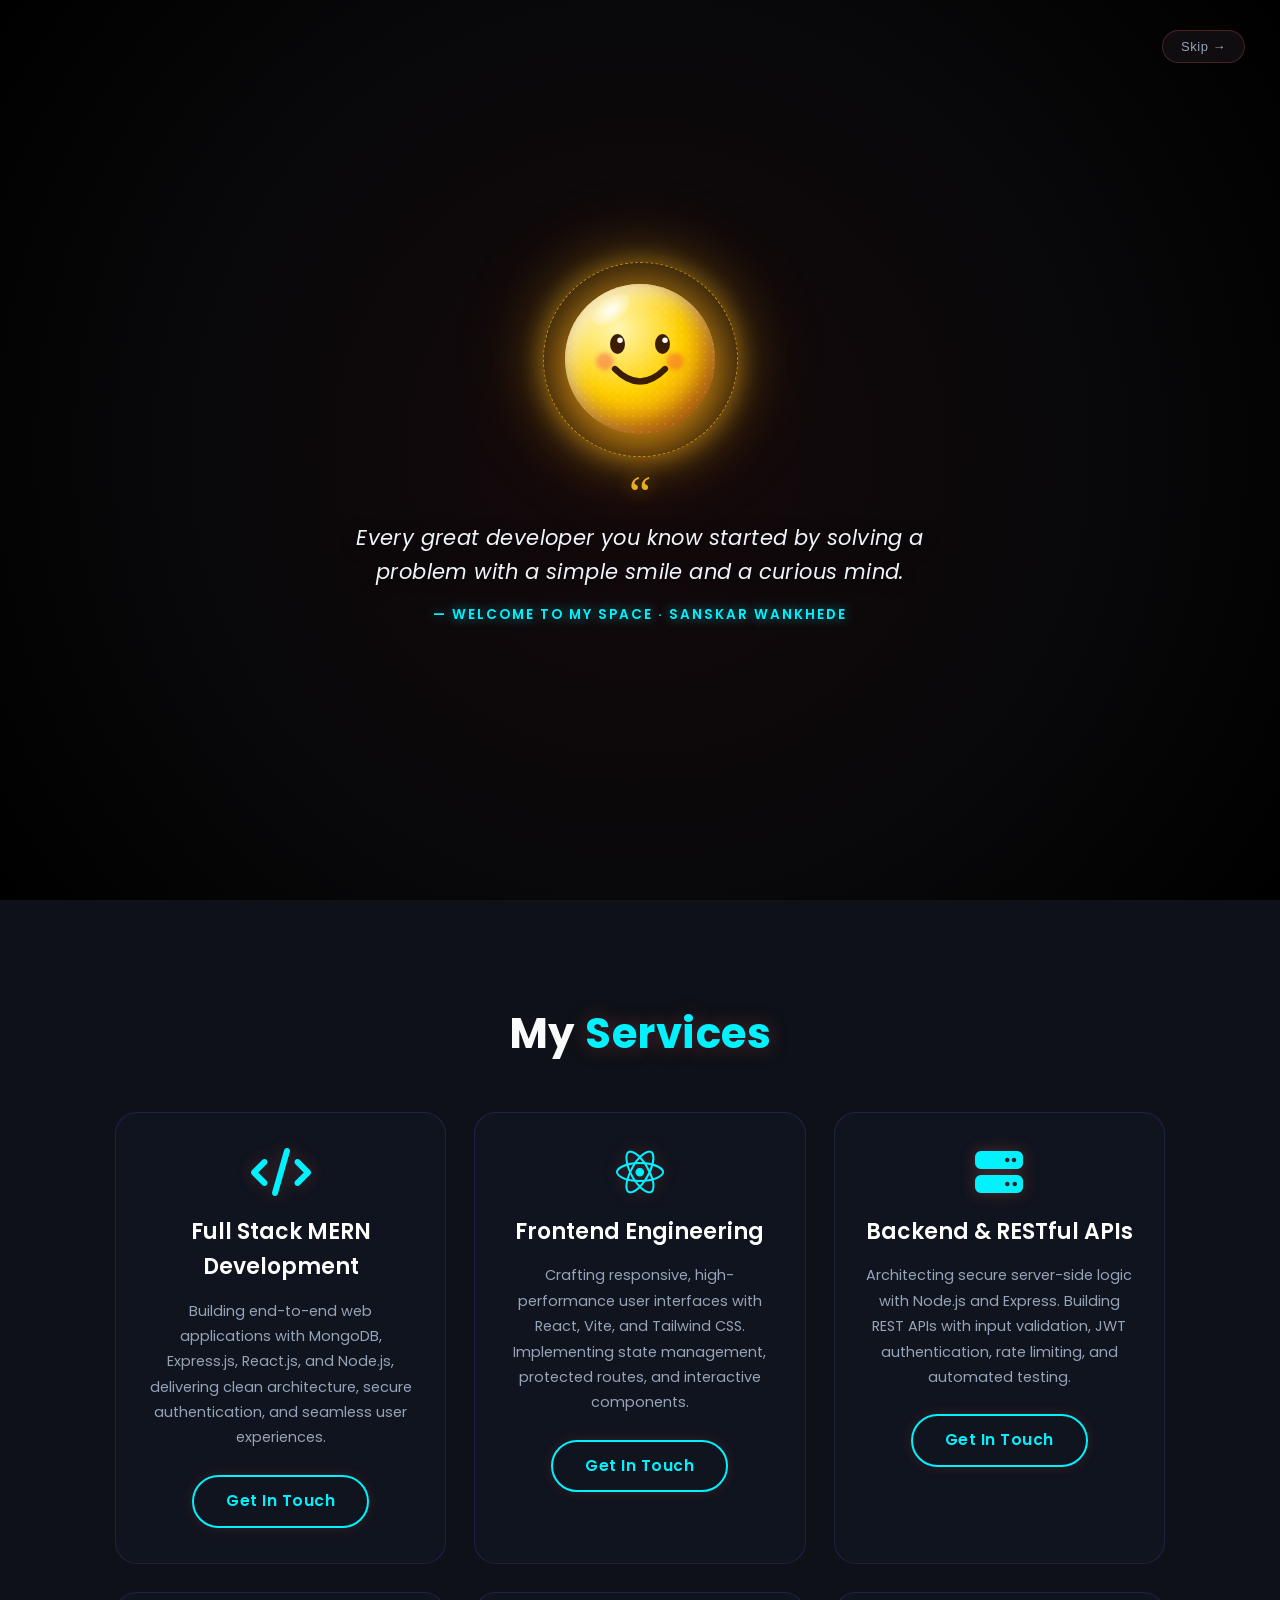
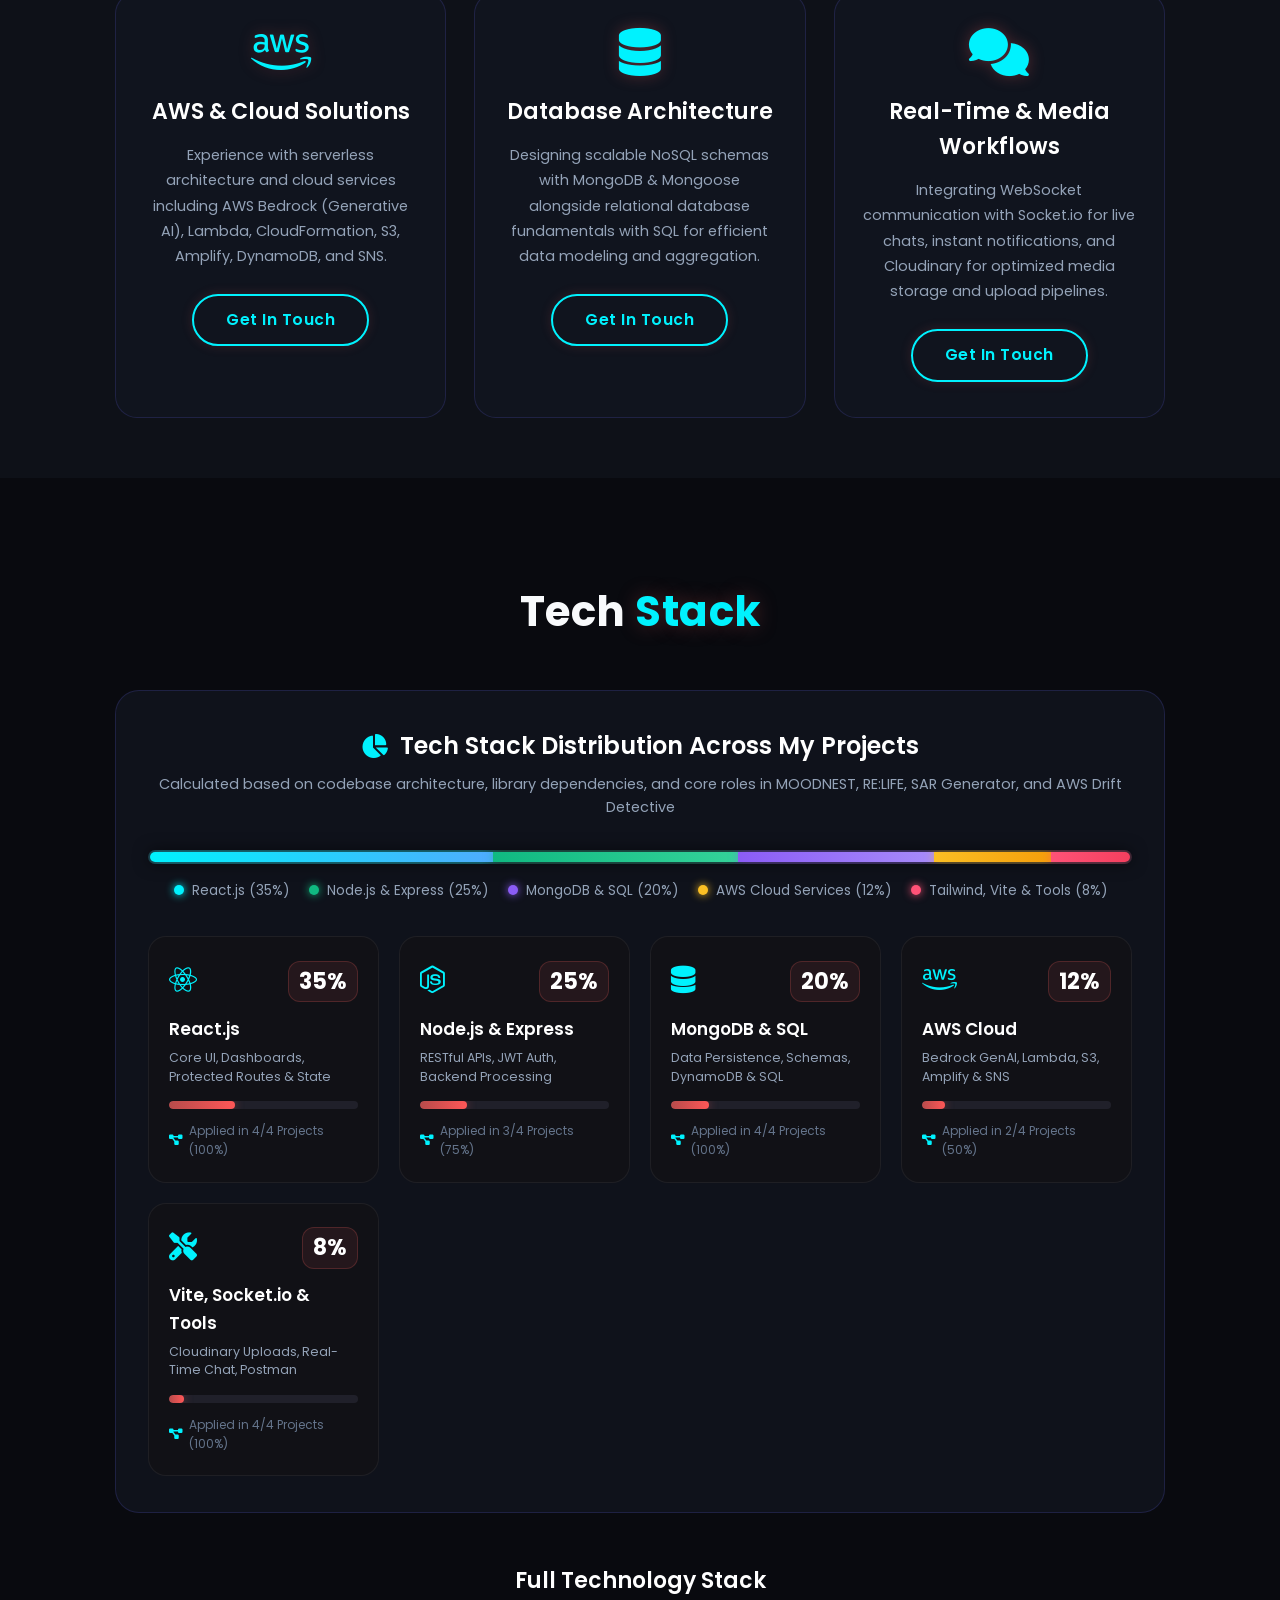
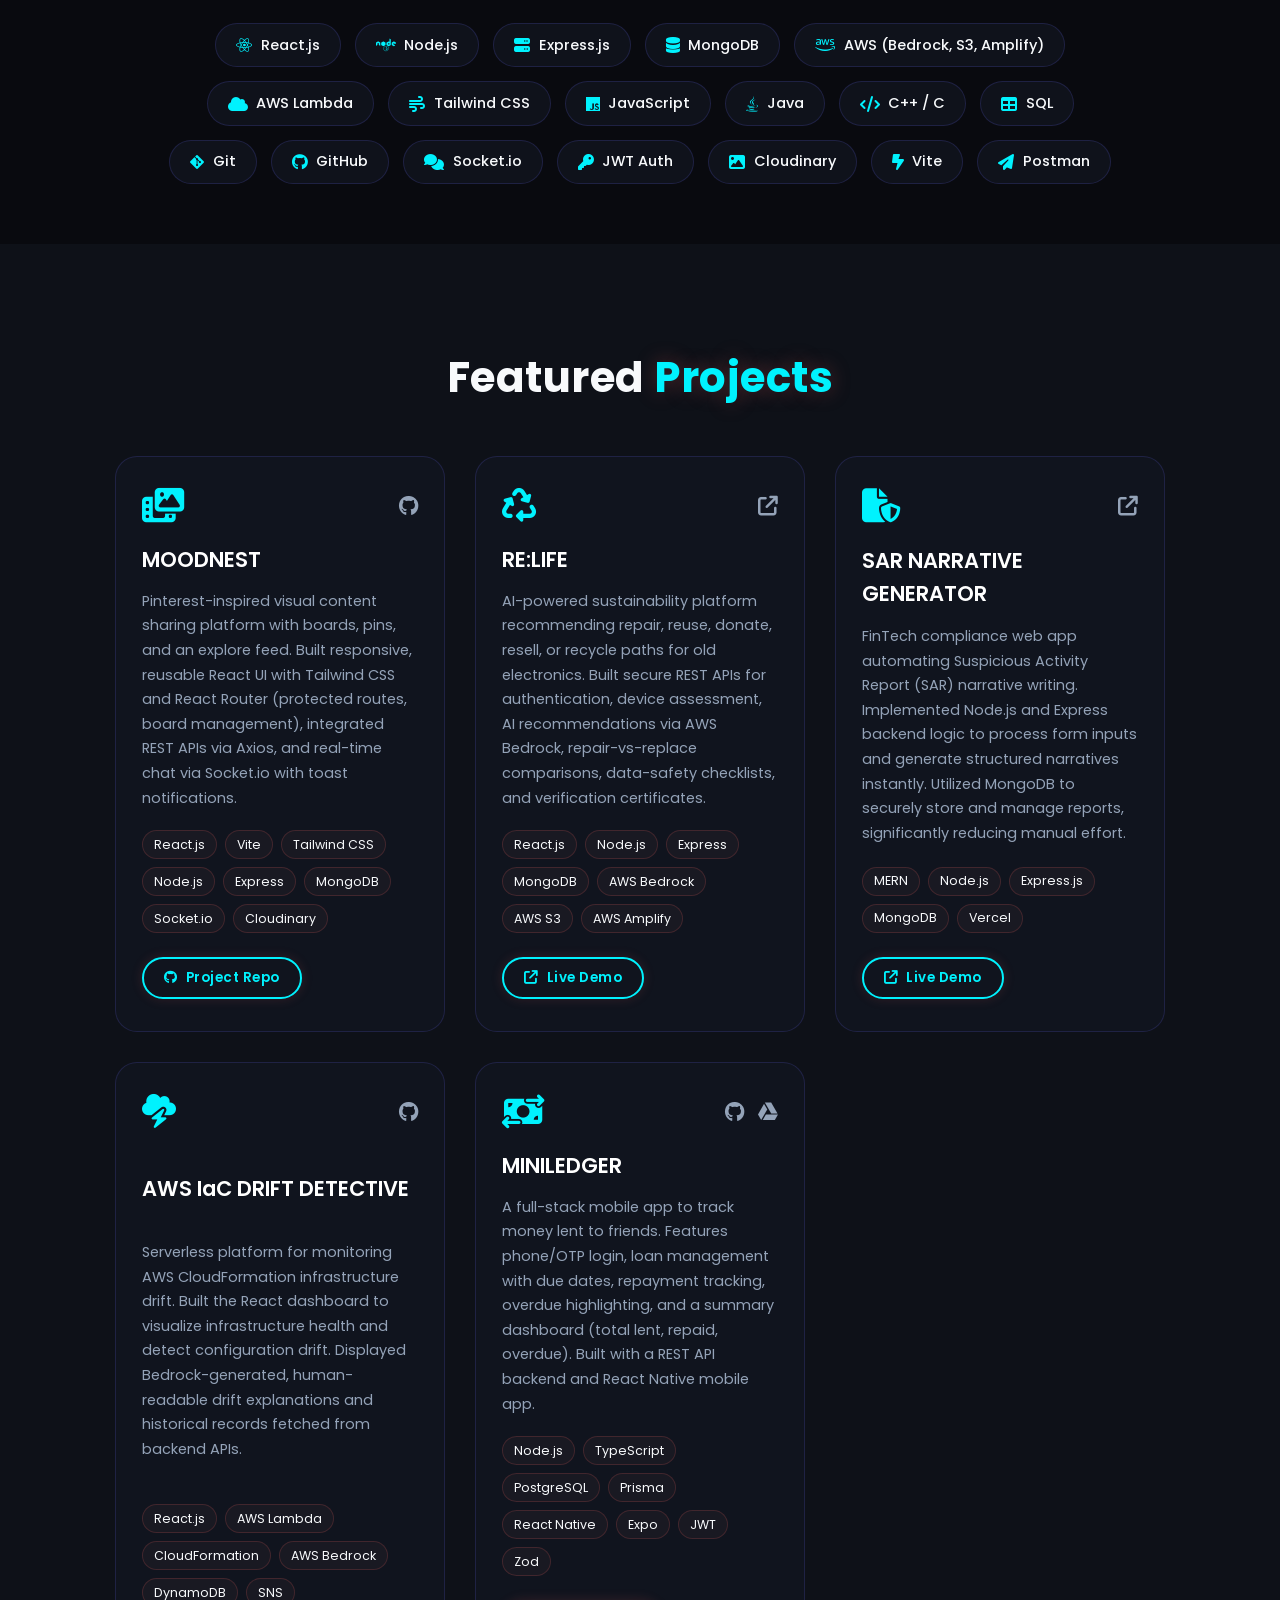
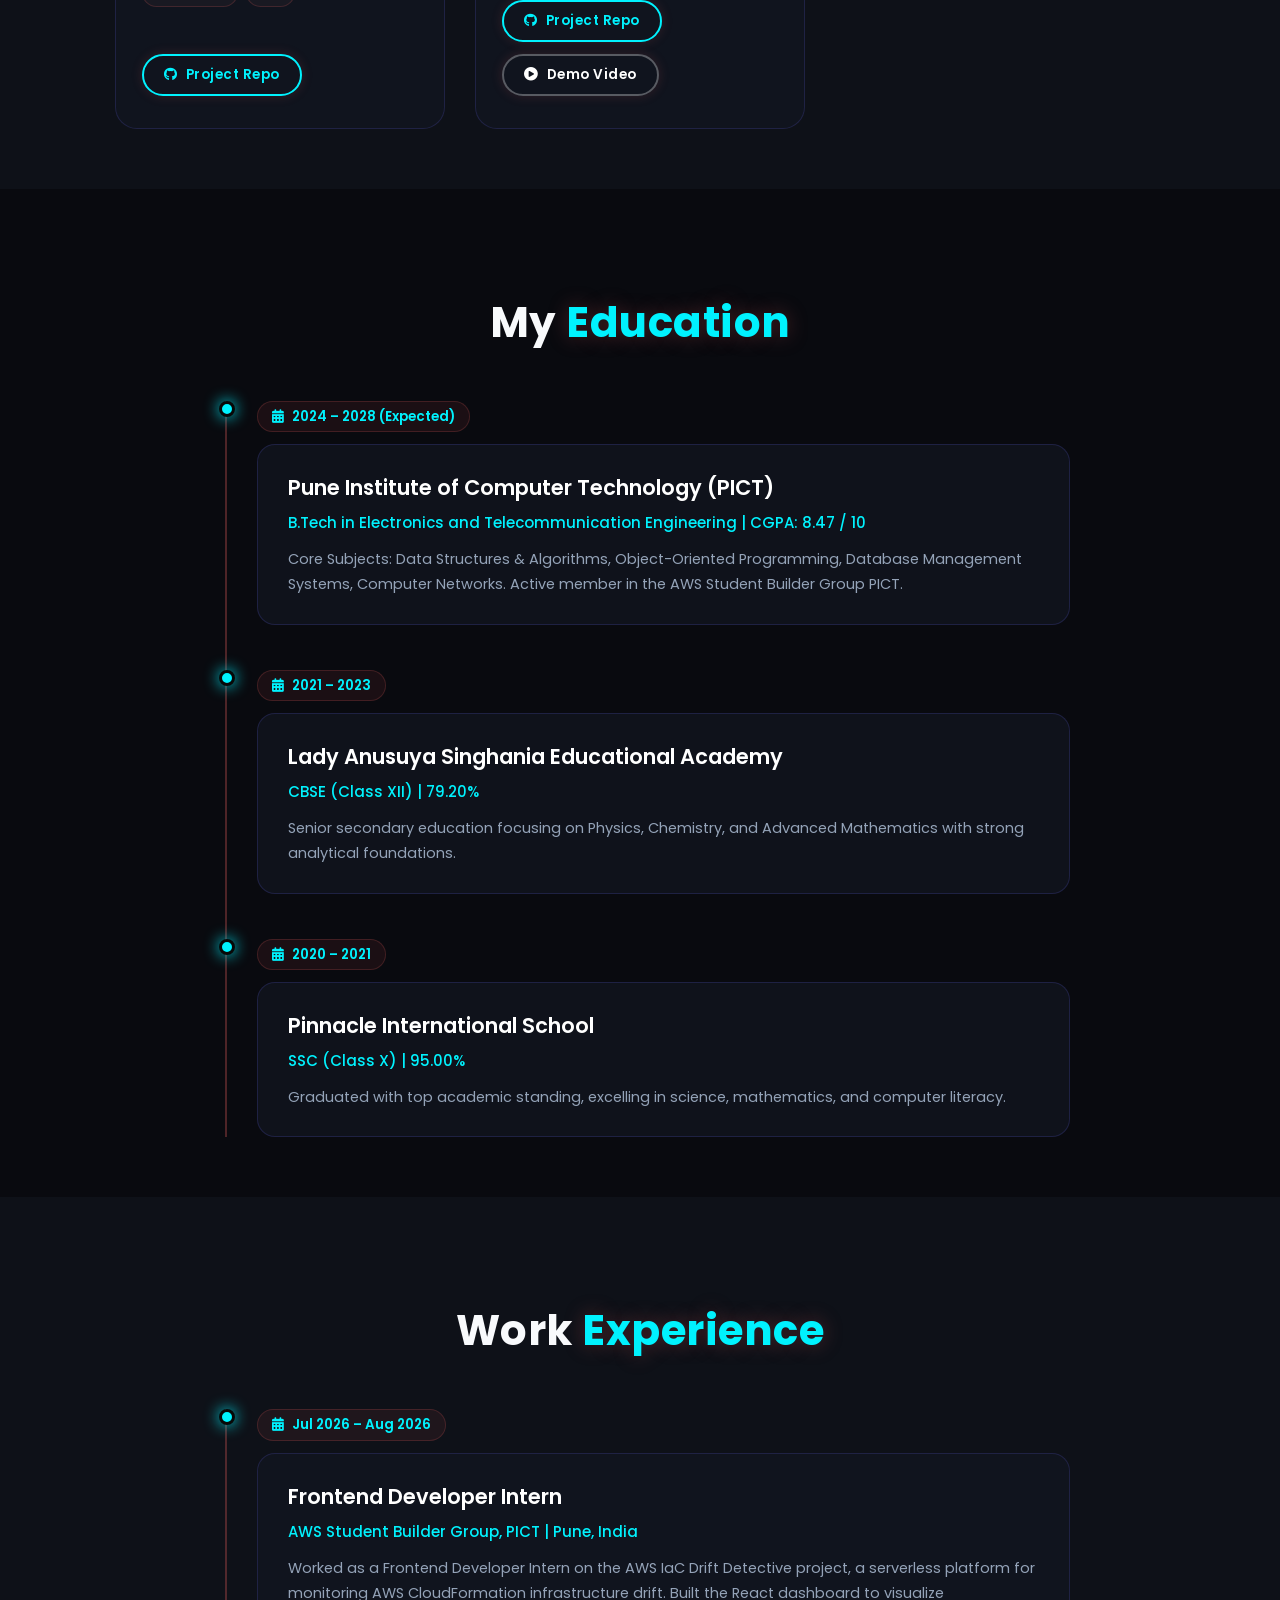
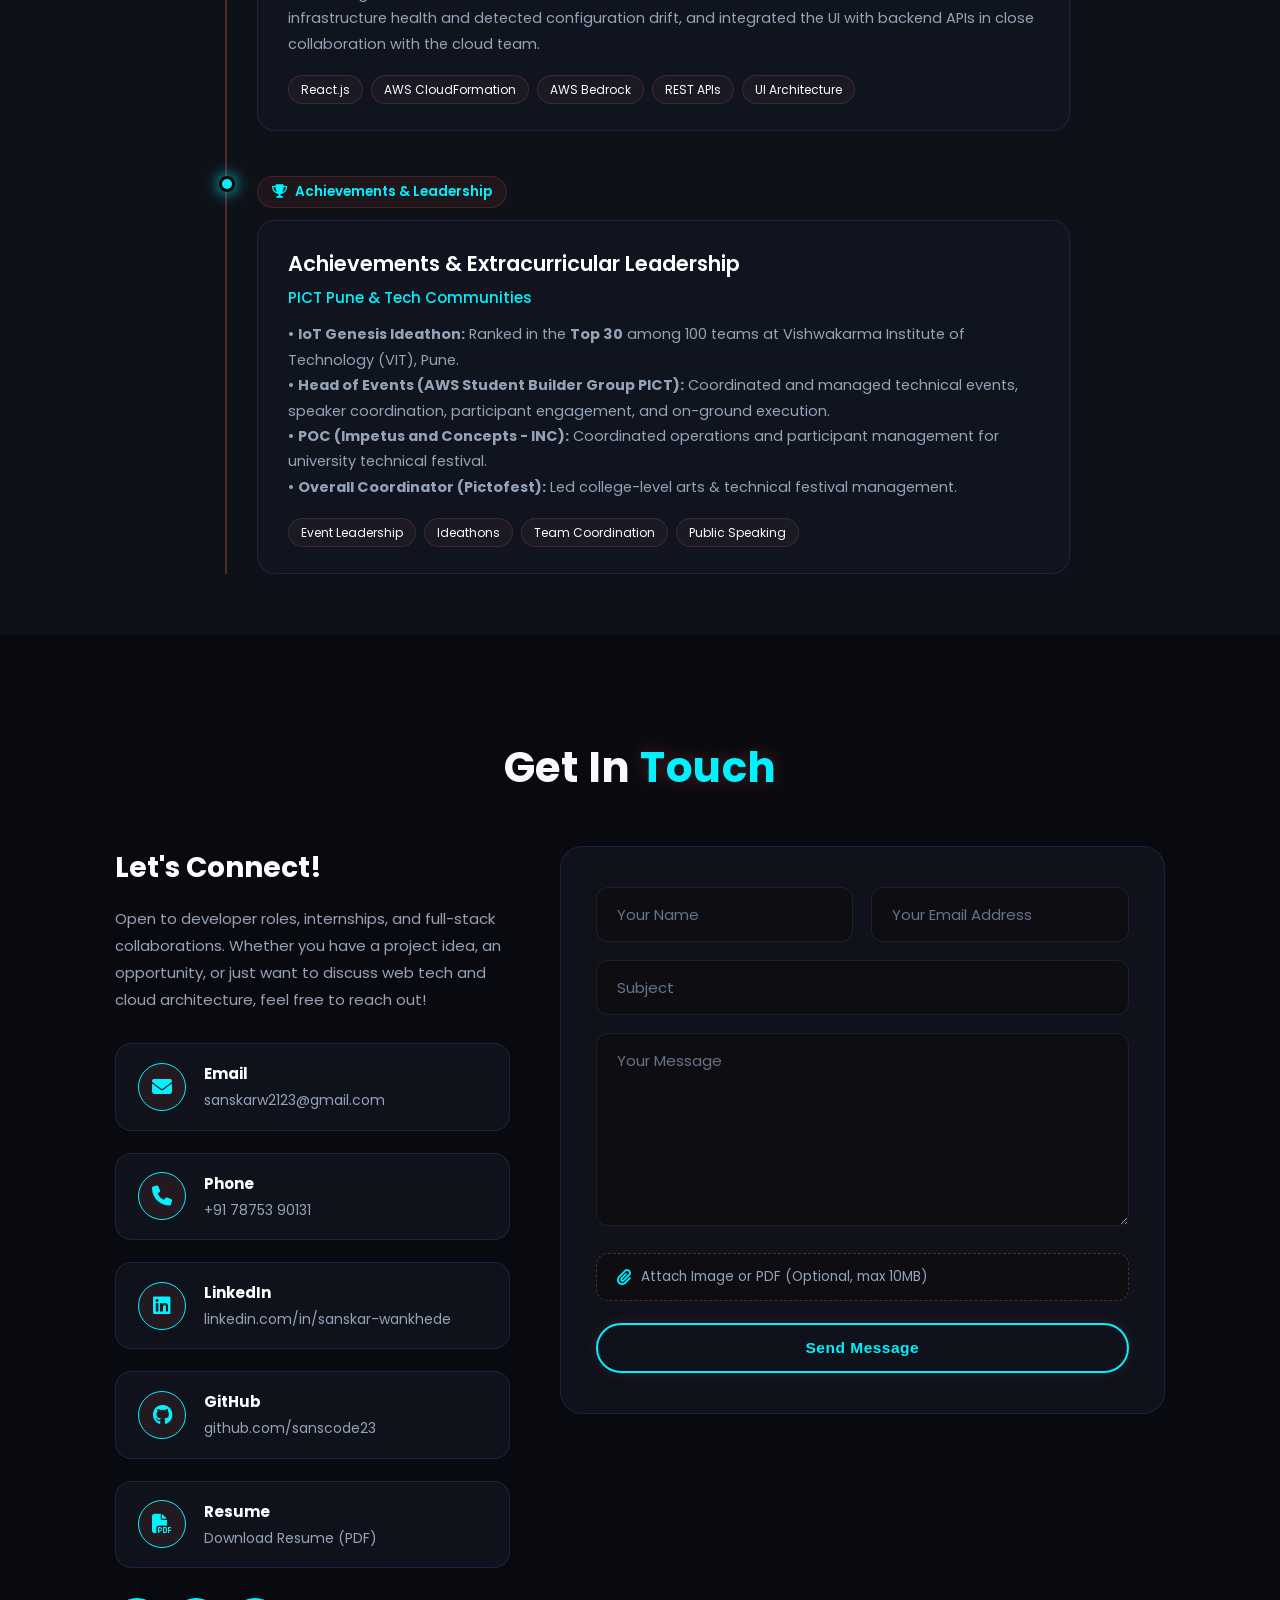
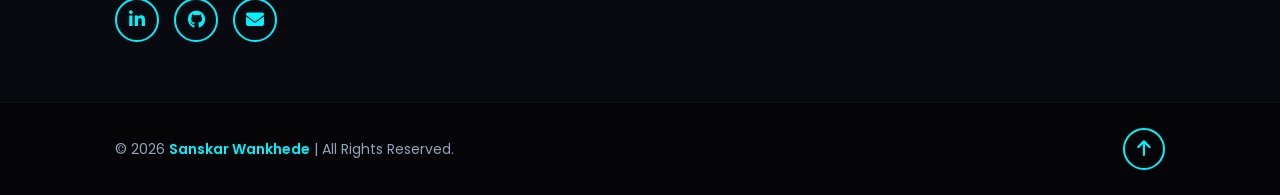
<file: index.html>
<!DOCTYPE html>
<html lang="en">
<head>
  <meta charset="UTF-8" />
  <meta name="viewport" content="width=device-width, initial-scale=1.0" />
  <title>Sanskar Wankhede | Full Stack Developer</title>
  <meta name="description" content="Portfolio of Sanskar Wankhede - Full Stack MERN Developer, Electronics and Telecommunication Engineering student at PICT Pune." />

  <!-- Favicon -->
  <link rel="icon" href="data:image/svg+xml,<svg xmlns='http://www.w3.org/2000/svg' viewBox='0 0 100 100'><text y='.9em' font-size='90'>🌸</text></svg>" />

  <!-- Open Graph -->
  <meta property="og:title" content="Sanskar Wankhede | Full Stack Developer" />
  <meta property="og:description" content="Portfolio of Sanskar Wankhede: MOODNEST, RE:LIFE, SAR Narrative Generator, AWS IaC Drift Detective." />
  <meta property="og:type" content="website" />

  <!-- Google Fonts: Poppins -->
  <link rel="preconnect" href="https://fonts.googleapis.com" />
  <link rel="preconnect" href="https://fonts.gstatic.com" crossorigin />
  <link href="https://fonts.googleapis.com/css2?family=Poppins:ital,wght@0,300;0,400;0,500;0,600;0,700;0,800;1,400&display=swap" rel="stylesheet" />

  <!-- Font Awesome Icons -->
  <link rel="stylesheet" href="https://cdnjs.cloudflare.com/ajax/libs/font-awesome/6.5.1/css/all.min.css" integrity="sha512-DTOQO9RWCH3ppGqcWaEA1BIZOC6xxalwEsw9c2QQeAIftl+Vegovlnee1c9QX4TctnWMn13TZye+giMm8e2LwA==" crossorigin="anonymous" referrerpolicy="no-referrer" />

  <!-- Custom Stylesheet -->
  <link rel="stylesheet" href="style.css" />
</head>
<body>

  <!-- SIMPLE & ELEGANT SMILEY INTRO OVERLAY -->
  <div id="introOverlay" class="intro-overlay">
    <button id="skipIntroBtn" class="intro-skip-btn">Skip &rarr;</button>

    <div class="intro-content">
      <!-- Textured Glowing Sphere with Animated Smiling Face -->
      <div class="smiley-wrapper">
        <div class="ambient-glow"></div>
        <div class="particle-ring"></div>

        <div class="smiley-sphere">
          <div class="sphere-texture"></div>
          <div class="sphere-highlight"></div>

          <!-- SVG Smiling Facial Expression -->
          <svg class="smiley-face" viewBox="0 0 120 120">
            <!-- Left Eye -->
            <ellipse class="eye eye-left" cx="42" cy="48" rx="6" ry="8" />
            <circle class="eye-shine shine-left" cx="44" cy="45" r="2.2" />

            <!-- Right Eye -->
            <ellipse class="eye eye-right" cx="78" cy="48" rx="6" ry="8" />
            <circle class="eye-shine shine-right" cx="80" cy="45" r="2.2" />

            <!-- Rosy Cheeks -->
            <circle class="cheek cheek-left" cx="32" cy="62" r="7" />
            <circle class="cheek cheek-right" cx="88" cy="62" r="7" />

            <!-- Gentle Warm Smile Curve -->
            <path class="mouth" d="M 40 68 Q 60 88 80 68" />
          </svg>
        </div>
      </div>

      <!-- Quote Below the Smiley -->
      <div class="intro-quote-container">
        <div class="quote-symbol">&ldquo;</div>
        <p class="quote-text">Every great developer you know started by solving a problem with a simple smile and a curious mind.</p>
        <span class="quote-author">&mdash; Welcome to my space &middot; Sanskar Wankhede</span>
      </div>
    </div>
  </div>

  <!-- HEADER / NAVBAR -->
  <header class="header">
    <a href="#home" class="logo"><span class="logo-bracket">&lt;</span>Sanskar<span class="logo-slash">&#47;</span><span class="logo-bracket">&gt;</span></a>

    <button class="menu-toggle" id="menuToggle" aria-label="Toggle navigation">
      <i class="fa-solid fa-bars"></i>
    </button>

    <nav class="navbar" id="navbar">
      <a href="#home" class="active">Home</a>
      <a href="#services">Services</a>
      <a href="#skills">Tech Stack</a>
      <a href="#projects">Projects</a>
      <a href="#education">Education</a>
      <a href="#experience">Experience</a>
      <a href="#contact">Contact</a>
    </nav>
  </header>

  <main>
    <!-- HERO SECTION -->
    <section class="home" id="home">
      <!-- Profile Photo (At the top on mobile, on the left on desktop) -->
      <div class="home-img">
        <div class="img-box">
          <img src="Profile.jpeg" alt="Sanskar Wankhede" id="heroAvatar" />
        </div>
      </div>

      <div class="home-content">
        <h1>Hi, It's <span>Sanskar</span></h1>
        <h3 class="text-animation">I'm a <span class="typing-text">Full Stack Developer</span><span class="cursor">|</span></h3>
        <p>
          Electronics and Telecommunication engineering student at PICT with hands-on experience building full-stack MERN applications.
          Skilled in React, Node.js, Express, MongoDB and REST APIs, with projects spanning both frontend and backend development and exposure to AWS-based cloud solutions.
        </p>

        <!-- Social Media Circular Icons (Direct Links) -->
        <div class="social-icons">
          <a href="https://www.linkedin.com/in/sanskar-wankhede-041654313/" target="_blank" rel="noopener noreferrer" aria-label="LinkedIn">
            <i class="fa-brands fa-linkedin-in"></i>
          </a>
          <a href="https://github.com/sanscode23" target="_blank" rel="noopener noreferrer" aria-label="GitHub">
            <i class="fa-brands fa-github"></i>
          </a>
          <a href="mailto:sanskarw2123@gmail.com" aria-label="Email">
            <i class="fa-solid fa-envelope"></i>
          </a>
        </div>

        <!-- Action Buttons (View Projects, Contact Me, Resume) -->
        <div class="btn-group">
          <a href="#projects" class="btn">View Projects</a>
          <a href="#contact" class="btn btn-secondary">Contact Me</a>
          <a href="resume.pdf" download="Sanskar_Wankhede_Resume.pdf" class="btn btn-secondary"><i class="fa-solid fa-file-pdf"></i> Resume</a>
        </div>
      </div>
    </section>

    <!-- SERVICES SECTION -->
    <section class="services" id="services">
      <h2 class="heading">My <span>Services</span></h2>

      <div class="services-container">
        <div class="services-box">
          <i class="fa-solid fa-code"></i>
          <h3>Full Stack MERN Development</h3>
          <p>
            Building end-to-end web applications with MongoDB, Express.js, React.js, and Node.js, delivering clean architecture, secure authentication, and seamless user experiences.
          </p>
          <a href="#contact" class="btn">Get In Touch</a>
        </div>

        <div class="services-box">
          <i class="fa-brands fa-react"></i>
          <h3>Frontend Engineering</h3>
          <p>
            Crafting responsive, high-performance user interfaces with React, Vite, and Tailwind CSS. Implementing state management, protected routes, and interactive components.
          </p>
          <a href="#contact" class="btn">Get In Touch</a>
        </div>

        <div class="services-box">
          <i class="fa-solid fa-server"></i>
          <h3>Backend & RESTful APIs</h3>
          <p>
            Architecting secure server-side logic with Node.js and Express. Building REST APIs with input validation, JWT authentication, rate limiting, and automated testing.
          </p>
          <a href="#contact" class="btn">Get In Touch</a>
        </div>

        <div class="services-box">
          <i class="fa-brands fa-aws"></i>
          <h3>AWS & Cloud Solutions</h3>
          <p>
            Experience with serverless architecture and cloud services including AWS Bedrock (Generative AI), Lambda, CloudFormation, S3, Amplify, DynamoDB, and SNS.
          </p>
          <a href="#contact" class="btn">Get In Touch</a>
        </div>

        <div class="services-box">
          <i class="fa-solid fa-database"></i>
          <h3>Database Architecture</h3>
          <p>
            Designing scalable NoSQL schemas with MongoDB & Mongoose alongside relational database fundamentals with SQL for efficient data modeling and aggregation.
          </p>
          <a href="#contact" class="btn">Get In Touch</a>
        </div>

        <div class="services-box">
          <i class="fa-solid fa-comments"></i>
          <h3>Real-Time & Media Workflows</h3>
          <p>
            Integrating WebSocket communication with Socket.io for live chats, instant notifications, and Cloudinary for optimized media storage and upload pipelines.
          </p>
          <a href="#contact" class="btn">Get In Touch</a>
        </div>
      </div>
    </section>

    <!-- TECH STACK & PROJECT USAGE SECTION -->
    <section class="skills" id="skills">
      <h2 class="heading">Tech <span>Stack</span></h2>

      <!-- Tech Stack Usage Percentage According to Projects -->
      <div class="project-usage-container">
        <div class="usage-header">
          <h3><i class="fa-solid fa-chart-pie"></i> Tech Stack Distribution Across My Projects</h3>
          <p>Calculated based on codebase architecture, library dependencies, and core roles in MOODNEST, RE:LIFE, SAR Generator, and AWS Drift Detective</p>
        </div>

        <!-- Segmented Distribution Bar -->
        <div class="segmented-bar-wrapper">
          <div class="segmented-bar">
            <span class="seg seg-react" style="width: 35%;" data-tooltip="React.js: 35%"></span>
            <span class="seg seg-node" style="width: 25%;" data-tooltip="Node & Express: 25%"></span>
            <span class="seg seg-mongo" style="width: 20%;" data-tooltip="MongoDB & SQL: 20%"></span>
            <span class="seg seg-tailwind" style="width: 12%;" data-tooltip="AWS & Cloud Services: 12%"></span>
            <span class="seg seg-tools" style="width: 8%;" data-tooltip="Tailwind, Vite & Tools: 8%"></span>
          </div>
          <div class="segmented-legend">
            <span class="legend-item"><span class="dot dot-react"></span> React.js (35%)</span>
            <span class="legend-item"><span class="dot dot-node"></span> Node.js & Express (25%)</span>
            <span class="legend-item"><span class="dot dot-mongo"></span> MongoDB & SQL (20%)</span>
            <span class="legend-item"><span class="dot dot-tailwind"></span> AWS Cloud Services (12%)</span>
            <span class="legend-item"><span class="dot dot-tools"></span> Tailwind, Vite & Tools (8%)</span>
          </div>
        </div>

        <!-- Project Usage Percentage Cards -->
        <div class="usage-grid">
          <div class="usage-card">
            <div class="usage-top">
              <span class="usage-icon"><i class="fa-brands fa-react"></i></span>
              <span class="usage-pct">35%</span>
            </div>
            <h4>React.js</h4>
            <div class="usage-meta">Core UI, Dashboards, Protected Routes & State</div>
            <div class="usage-bar"><span style="--pct: 35%;"></span></div>
            <div class="usage-footer"><i class="fa-solid fa-diagram-project"></i> Applied in 4/4 Projects (100%)</div>
          </div>

          <div class="usage-card">
            <div class="usage-top">
              <span class="usage-icon"><i class="fa-brands fa-node-js"></i></span>
              <span class="usage-pct">25%</span>
            </div>
            <h4>Node.js & Express</h4>
            <div class="usage-meta">RESTful APIs, JWT Auth, Backend Processing</div>
            <div class="usage-bar"><span style="--pct: 25%;"></span></div>
            <div class="usage-footer"><i class="fa-solid fa-diagram-project"></i> Applied in 3/4 Projects (75%)</div>
          </div>

          <div class="usage-card">
            <div class="usage-top">
              <span class="usage-icon"><i class="fa-solid fa-database"></i></span>
              <span class="usage-pct">20%</span>
            </div>
            <h4>MongoDB & SQL</h4>
            <div class="usage-meta">Data Persistence, Schemas, DynamoDB & SQL</div>
            <div class="usage-bar"><span style="--pct: 20%;"></span></div>
            <div class="usage-footer"><i class="fa-solid fa-diagram-project"></i> Applied in 4/4 Projects (100%)</div>
          </div>

          <div class="usage-card">
            <div class="usage-top">
              <span class="usage-icon"><i class="fa-brands fa-aws"></i></span>
              <span class="usage-pct">12%</span>
            </div>
            <h4>AWS Cloud</h4>
            <div class="usage-meta">Bedrock GenAI, Lambda, S3, Amplify & SNS</div>
            <div class="usage-bar"><span style="--pct: 12%;"></span></div>
            <div class="usage-footer"><i class="fa-solid fa-diagram-project"></i> Applied in 2/4 Projects (50%)</div>
          </div>

          <div class="usage-card">
            <div class="usage-top">
              <span class="usage-icon"><i class="fa-solid fa-screwdriver-wrench"></i></span>
              <span class="usage-pct">8%</span>
            </div>
            <h4>Vite, Socket.io & Tools</h4>
            <div class="usage-meta">Cloudinary Uploads, Real-Time Chat, Postman</div>
            <div class="usage-bar"><span style="--pct: 8%;"></span></div>
            <div class="usage-footer"><i class="fa-solid fa-diagram-project"></i> Applied in 4/4 Projects (100%)</div>
          </div>
        </div>
      </div>

      <!-- Complete Tech Stack Badges from Resume -->
      <h3 class="badges-title">Full Technology Stack</h3>
      <div class="skills-badges">
        <span class="badge"><i class="fa-brands fa-react"></i> React.js</span>
        <span class="badge"><i class="fa-brands fa-node"></i> Node.js</span>
        <span class="badge"><i class="fa-solid fa-server"></i> Express.js</span>
        <span class="badge"><i class="fa-solid fa-database"></i> MongoDB</span>
        <span class="badge"><i class="fa-brands fa-aws"></i> AWS (Bedrock, S3, Amplify)</span>
        <span class="badge"><i class="fa-solid fa-cloud"></i> AWS Lambda</span>
        <span class="badge"><i class="fa-solid fa-wind"></i> Tailwind CSS</span>
        <span class="badge"><i class="fa-brands fa-js"></i> JavaScript</span>
        <span class="badge"><i class="fa-brands fa-java"></i> Java</span>
        <span class="badge"><i class="fa-solid fa-code"></i> C++ / C</span>
        <span class="badge"><i class="fa-solid fa-table"></i> SQL</span>
        <span class="badge"><i class="fa-brands fa-git-alt"></i> Git</span>
        <span class="badge"><i class="fa-brands fa-github"></i> GitHub</span>
        <span class="badge"><i class="fa-solid fa-comments"></i> Socket.io</span>
        <span class="badge"><i class="fa-solid fa-key"></i> JWT Auth</span>
        <span class="badge"><i class="fa-solid fa-image"></i> Cloudinary</span>
        <span class="badge"><i class="fa-solid fa-bolt-lightning"></i> Vite</span>
        <span class="badge"><i class="fa-solid fa-paper-plane"></i> Postman</span>
      </div>
    </section>

    <!-- PROJECTS SECTION (Real Projects with Live Demos & GitHub Links) -->
    <section class="projects" id="projects">
      <h2 class="heading">Featured <span>Projects</span></h2>

      <div class="projects-container">
        <!-- Project 1: MOODNEST -->
        <article class="project-card">
          <div class="project-header">
            <i class="fa-solid fa-photo-film folder-icon"></i>
            <div class="project-links">
              <a href="https://github.com/sardakhushi30-cloud/MoodNest.git" target="_blank" rel="noopener noreferrer" aria-label="GitHub Repository">
                <i class="fa-brands fa-github"></i>
              </a>
            </div>
          </div>
          <h3>MOODNEST</h3>
          <p>
            Pinterest-inspired visual content sharing platform with boards, pins, and an explore feed. Built responsive, reusable React UI with Tailwind CSS and React Router (protected routes, board management), integrated REST APIs via Axios, and real-time chat via Socket.io with toast notifications.
          </p>
          <div class="tags">
            <span>React.js</span>
            <span>Vite</span>
            <span>Tailwind CSS</span>
            <span>Node.js</span>
            <span>Express</span>
            <span>MongoDB</span>
            <span>Socket.io</span>
            <span>Cloudinary</span>
          </div>
          <div class="card-cta">
            <a href="https://github.com/sardakhushi30-cloud/MoodNest.git" target="_blank" rel="noopener noreferrer" class="btn btn-sm"><i class="fa-brands fa-github"></i> Project Repo</a>
          </div>
        </article>

        <!-- Project 2: RE:LIFE -->
        <article class="project-card">
          <div class="project-header">
            <i class="fa-solid fa-recycle folder-icon"></i>
            <div class="project-links">
              <a href="https://staging.d20bqmsdb74o6q.amplifyapp.com/" target="_blank" rel="noopener noreferrer" aria-label="Live Demo">
                <i class="fa-solid fa-arrow-up-right-from-square"></i>
              </a>
            </div>
          </div>
          <h3>RE:LIFE</h3>
          <p>
            AI-powered sustainability platform recommending repair, reuse, donate, resell, or recycle paths for old electronics. Built secure REST APIs for authentication, device assessment, AI recommendations via AWS Bedrock, repair-vs-replace comparisons, data-safety checklists, and verification certificates.
          </p>
          <div class="tags">
            <span>React.js</span>
            <span>Node.js</span>
            <span>Express</span>
            <span>MongoDB</span>
            <span>AWS Bedrock</span>
            <span>AWS S3</span>
            <span>AWS Amplify</span>
          </div>
          <div class="card-cta">
            <a href="https://staging.d20bqmsdb74o6q.amplifyapp.com/" target="_blank" rel="noopener noreferrer" class="btn btn-sm"><i class="fa-solid fa-arrow-up-right-from-square"></i> Live Demo</a>
          </div>
        </article>

        <!-- Project 3: SAR NARRATIVE GENERATOR -->
        <article class="project-card">
          <div class="project-header">
            <i class="fa-solid fa-file-shield folder-icon"></i>
            <div class="project-links">
              <a href="https://sar-narrative-generator.vercel.app/" target="_blank" rel="noopener noreferrer" aria-label="Live Demo">
                <i class="fa-solid fa-arrow-up-right-from-square"></i>
              </a>
            </div>
          </div>
          <h3>SAR NARRATIVE GENERATOR</h3>
          <p>
            FinTech compliance web app automating Suspicious Activity Report (SAR) narrative writing. Implemented Node.js and Express backend logic to process form inputs and generate structured narratives instantly. Utilized MongoDB to securely store and manage reports, significantly reducing manual effort.
          </p>
          <div class="tags">
            <span>MERN</span>
            <span>Node.js</span>
            <span>Express.js</span>
            <span>MongoDB</span>
            <span>Vercel</span>
          </div>
          <div class="card-cta">
            <a href="https://sar-narrative-generator.vercel.app/" target="_blank" rel="noopener noreferrer" class="btn btn-sm"><i class="fa-solid fa-arrow-up-right-from-square"></i> Live Demo</a>
          </div>
        </article>

        <!-- Project 4: AWS IaC DRIFT DETECTIVE -->
        <article class="project-card">
          <div class="project-header">
            <i class="fa-solid fa-cloud-bolt folder-icon"></i>
            <div class="project-links">
              <a href="https://github.com/yawale-mrun-7/aws-infra-drift-detection.git" target="_blank" rel="noopener noreferrer" aria-label="GitHub Repository">
                <i class="fa-brands fa-github"></i>
              </a>
            </div>
          </div>
          <h3>AWS IaC DRIFT DETECTIVE</h3>
          <p>
            Serverless platform for monitoring AWS CloudFormation infrastructure drift. Built the React dashboard to visualize infrastructure health and detect configuration drift. Displayed Bedrock-generated, human-readable drift explanations and historical records fetched from backend APIs.
          </p>
          <div class="tags">
            <span>React.js</span>
            <span>AWS Lambda</span>
            <span>CloudFormation</span>
            <span>AWS Bedrock</span>
            <span>DynamoDB</span>
            <span>SNS</span>
          </div>
          <div class="card-cta">
            <a href="https://github.com/yawale-mrun-7/aws-infra-drift-detection.git" target="_blank" rel="noopener noreferrer" class="btn btn-sm"><i class="fa-brands fa-github"></i> Project Repo</a>
          </div>
        </article>

        <!-- Project 5: MiniLedger -->
        <article class="project-card">
          <div class="project-header">
            <i class="fa-solid fa-money-bill-transfer folder-icon"></i>
            <div class="project-links">
              <a href="https://github.com/sanscode23/MiniLedger" target="_blank" rel="noopener noreferrer" aria-label="GitHub Repository">
                <i class="fa-brands fa-github"></i>
              </a>
              <a href="https://drive.google.com/drive/folders/1nOl5Q_3CxoR_ekSuq3U7W7JL737CigPu" target="_blank" rel="noopener noreferrer" aria-label="Demo Video">
                <i class="fa-brands fa-google-drive"></i>
              </a>
            </div>
          </div>
          <h3>MINILEDGER</h3>
          <p>
            A full-stack mobile app to track money lent to friends. Features phone/OTP login, loan management with due dates, repayment tracking, overdue highlighting, and a summary dashboard (total lent, repaid, overdue). Built with a REST API backend and React Native mobile app.
          </p>
          <div class="tags">
            <span>Node.js</span>
            <span>TypeScript</span>
            <span>PostgreSQL</span>
            <span>Prisma</span>
            <span>React Native</span>
            <span>Expo</span>
            <span>JWT</span>
            <span>Zod</span>
          </div>
          <div class="card-cta">
            <a href="https://github.com/sanscode23/MiniLedger" target="_blank" rel="noopener noreferrer" class="btn btn-sm"><i class="fa-brands fa-github"></i> Project Repo</a>
            <a href="https://drive.google.com/drive/folders/1nOl5Q_3CxoR_ekSuq3U7W7JL737CigPu" target="_blank" rel="noopener noreferrer" class="btn btn-sm btn-outline"><i class="fa-solid fa-circle-play"></i> Demo Video</a>
          </div>
        </article>
      </div>
    </section>

    <!-- EDUCATION SECTION -->
    <section class="education" id="education">
      <h2 class="heading">My <span>Education</span></h2>

      <div class="timeline-container">
        <div class="timeline-box">
          <div class="timeline-item">
            <div class="timeline-dot"></div>
            <div class="timeline-date"><i class="fa-solid fa-calendar-days"></i> 2024 – 2028 (Expected)</div>
            <div class="timeline-content">
              <h3>Pune Institute of Computer Technology (PICT)</h3>
              <h4>B.Tech in Electronics and Telecommunication Engineering | CGPA: 8.47 / 10</h4>
              <p>
                Core Subjects: Data Structures & Algorithms, Object-Oriented Programming, Database Management Systems, Computer Networks.
                Active member in the AWS Student Builder Group PICT.
              </p>
            </div>
          </div>

          <div class="timeline-item">
            <div class="timeline-dot"></div>
            <div class="timeline-date"><i class="fa-solid fa-calendar-days"></i> 2021 – 2023</div>
            <div class="timeline-content">
              <h3>Lady Anusuya Singhania Educational Academy</h3>
              <h4>CBSE (Class XII) | 79.20%</h4>
              <p>
                Senior secondary education focusing on Physics, Chemistry, and Advanced Mathematics with strong analytical foundations.
              </p>
            </div>
          </div>

          <div class="timeline-item">
            <div class="timeline-dot"></div>
            <div class="timeline-date"><i class="fa-solid fa-calendar-days"></i> 2020 – 2021</div>
            <div class="timeline-content">
              <h3>Pinnacle International School</h3>
              <h4>SSC (Class X) | 95.00%</h4>
              <p>
                Graduated with top academic standing, excelling in science, mathematics, and computer literacy.
              </p>
            </div>
          </div>
        </div>
      </div>
    </section>

    <!-- EXPERIENCE SECTION -->
    <section class="experience" id="experience">
      <h2 class="heading">Work <span>Experience</span></h2>

      <div class="timeline-container">
        <div class="timeline-box">
          <div class="timeline-item">
            <div class="timeline-dot"></div>
            <div class="timeline-date"><i class="fa-solid fa-calendar-days"></i> Jul 2026 – Aug 2026</div>
            <div class="timeline-content">
              <h3>Frontend Developer Intern</h3>
              <h4>AWS Student Builder Group, PICT | Pune, India</h4>
              <p>
                Worked as a Frontend Developer Intern on the AWS IaC Drift Detective project, a serverless platform for monitoring AWS CloudFormation infrastructure drift.
                Built the React dashboard to visualize infrastructure health and detected configuration drift, and integrated the UI with backend APIs in close collaboration with the cloud team.
              </p>
              <div class="tech-tags">
                <span>React.js</span>
                <span>AWS CloudFormation</span>
                <span>AWS Bedrock</span>
                <span>REST APIs</span>
                <span>UI Architecture</span>
              </div>
            </div>
          </div>

          <div class="timeline-item">
            <div class="timeline-dot"></div>
            <div class="timeline-date"><i class="fa-solid fa-trophy"></i> Achievements & Leadership</div>
            <div class="timeline-content">
              <h3>Achievements & Extracurricular Leadership</h3>
              <h4>PICT Pune & Tech Communities</h4>
              <p>
                • <strong>IoT Genesis Ideathon:</strong> Ranked in the <strong>Top 30</strong> among 100 teams at Vishwakarma Institute of Technology (VIT), Pune.<br />
                • <strong>Head of Events (AWS Student Builder Group PICT):</strong> Coordinated and managed technical events, speaker coordination, participant engagement, and on-ground execution.<br />
                • <strong>POC (Impetus and Concepts - INC):</strong> Coordinated operations and participant management for university technical festival.<br />
                • <strong>Overall Coordinator (Pictofest):</strong> Led college-level arts & technical festival management.
              </p>
              <div class="tech-tags">
                <span>Event Leadership</span>
                <span>Ideathons</span>
                <span>Team Coordination</span>
                <span>Public Speaking</span>
              </div>
            </div>
          </div>
        </div>
      </div>
    </section>

    <!-- CONTACT SECTION -->
    <section class="contact" id="contact">
      <h2 class="heading">Get In <span>Touch</span></h2>

      <div class="contact-container">
        <!-- Contact Info Side -->
        <div class="contact-info">
          <h3>Let's Connect!</h3>
          <p>
            Open to developer roles, internships, and full-stack collaborations. Whether you have a project idea, an opportunity, or just want to discuss web tech and cloud architecture, feel free to reach out!
          </p>

          <div class="info-card">
            <div class="info-icon">
              <i class="fa-solid fa-envelope"></i>
            </div>
            <div class="info-details">
              <h4>Email</h4>
              <a href="mailto:sanskarw2123@gmail.com">sanskarw2123@gmail.com</a>
            </div>
          </div>

          <div class="info-card">
            <div class="info-icon">
              <i class="fa-solid fa-phone"></i>
            </div>
            <div class="info-details">
              <h4>Phone</h4>
              <a href="tel:+917875390131">+91 78753 90131</a>
            </div>
          </div>

          <div class="info-card">
            <div class="info-icon">
              <i class="fa-brands fa-linkedin"></i>
            </div>
            <div class="info-details">
              <h4>LinkedIn</h4>
              <a href="https://www.linkedin.com/in/sanskar-wankhede-041654313/" target="_blank" rel="noopener noreferrer">linkedin.com/in/sanskar-wankhede</a>
            </div>
          </div>

          <div class="info-card">
            <div class="info-icon">
              <i class="fa-brands fa-github"></i>
            </div>
            <div class="info-details">
              <h4>GitHub</h4>
              <a href="https://github.com/sanscode23" target="_blank" rel="noopener noreferrer">github.com/sanscode23</a>
            </div>
          </div>

          <div class="info-card">
            <div class="info-icon">
              <i class="fa-solid fa-file-pdf"></i>
            </div>
            <div class="info-details">
              <h4>Resume</h4>
              <a href="resume.pdf" download="Sanskar_Wankhede_Resume.pdf">Download Resume (PDF)</a>
            </div>
          </div>

          <!-- Socials: LinkedIn, GitHub, Email -->
          <div class="contact-socials">
            <a href="https://www.linkedin.com/in/sanskar-wankhede-041654313/" target="_blank" rel="noopener noreferrer" aria-label="LinkedIn"><i class="fa-brands fa-linkedin-in"></i></a>
            <a href="https://github.com/sanscode23" target="_blank" rel="noopener noreferrer" aria-label="GitHub"><i class="fa-brands fa-github"></i></a>
            <a href="mailto:sanskarw2123@gmail.com" aria-label="Email"><i class="fa-solid fa-envelope"></i></a>
          </div>
        </div>

        <!-- Contact Form Side -->
        <form class="contact-form" id="contactForm" action="https://formspree.io/f/xjyyeozz" method="POST">
          <div class="input-box">
            <input type="text" id="name" name="name" placeholder="Your Name" required />
            <input type="email" id="email" name="email" placeholder="Your Email Address" required />
          </div>

          <div class="input-box">
            <input type="text" id="subject" name="subject" placeholder="Subject" required />
          </div>

          <textarea id="message" name="message" cols="30" rows="7" placeholder="Your Message" required></textarea>

          <!-- File Upload Widget (Cloudinary-backed) -->
          <div class="file-upload-wrapper">
            <label for="fileAttachment" class="file-upload-label" id="fileUploadLabel">
              <i class="fa-solid fa-paperclip"></i>
              <span id="fileLabelText">Attach Image or PDF (Optional, max 10MB)</span>
            </label>
            <input type="file" id="fileAttachment" accept="image/*,.pdf" style="display: none;" />
            <button type="button" id="removeFileBtn" class="remove-file-btn" style="display: none;" title="Remove attachment">
              <i class="fa-solid fa-xmark"></i>
            </button>
          </div>

          <!-- Hidden field holding the uploaded Cloudinary URL for Formspree -->
          <input type="hidden" id="cloudinaryFileUrl" name="attached_file_link" value="" />

          <button type="submit" class="btn">Send Message</button>
        </form>
      </div>
    </section>
  </main>

  <!-- FOOTER -->
  <footer class="footer">
    <div class="footer-text">
      <p>&copy; 2026 <span>Sanskar Wankhede</span> | All Rights Reserved.</p>
    </div>

    <div class="footer-iconTop">
      <a href="#home" aria-label="Back to top"><i class="fa-solid fa-arrow-up"></i></a>
    </div>
  </footer>

  <!-- Notification Toast -->
  <div class="toast" id="toast">
    <i class="fa-solid fa-circle-check"></i>
    <span id="toastMessage">Thank you! Your message has been sent successfully.</span>
  </div>

  <!-- Custom JavaScript -->
  <script src="script.js"></script>
</body>
</html>
</file>
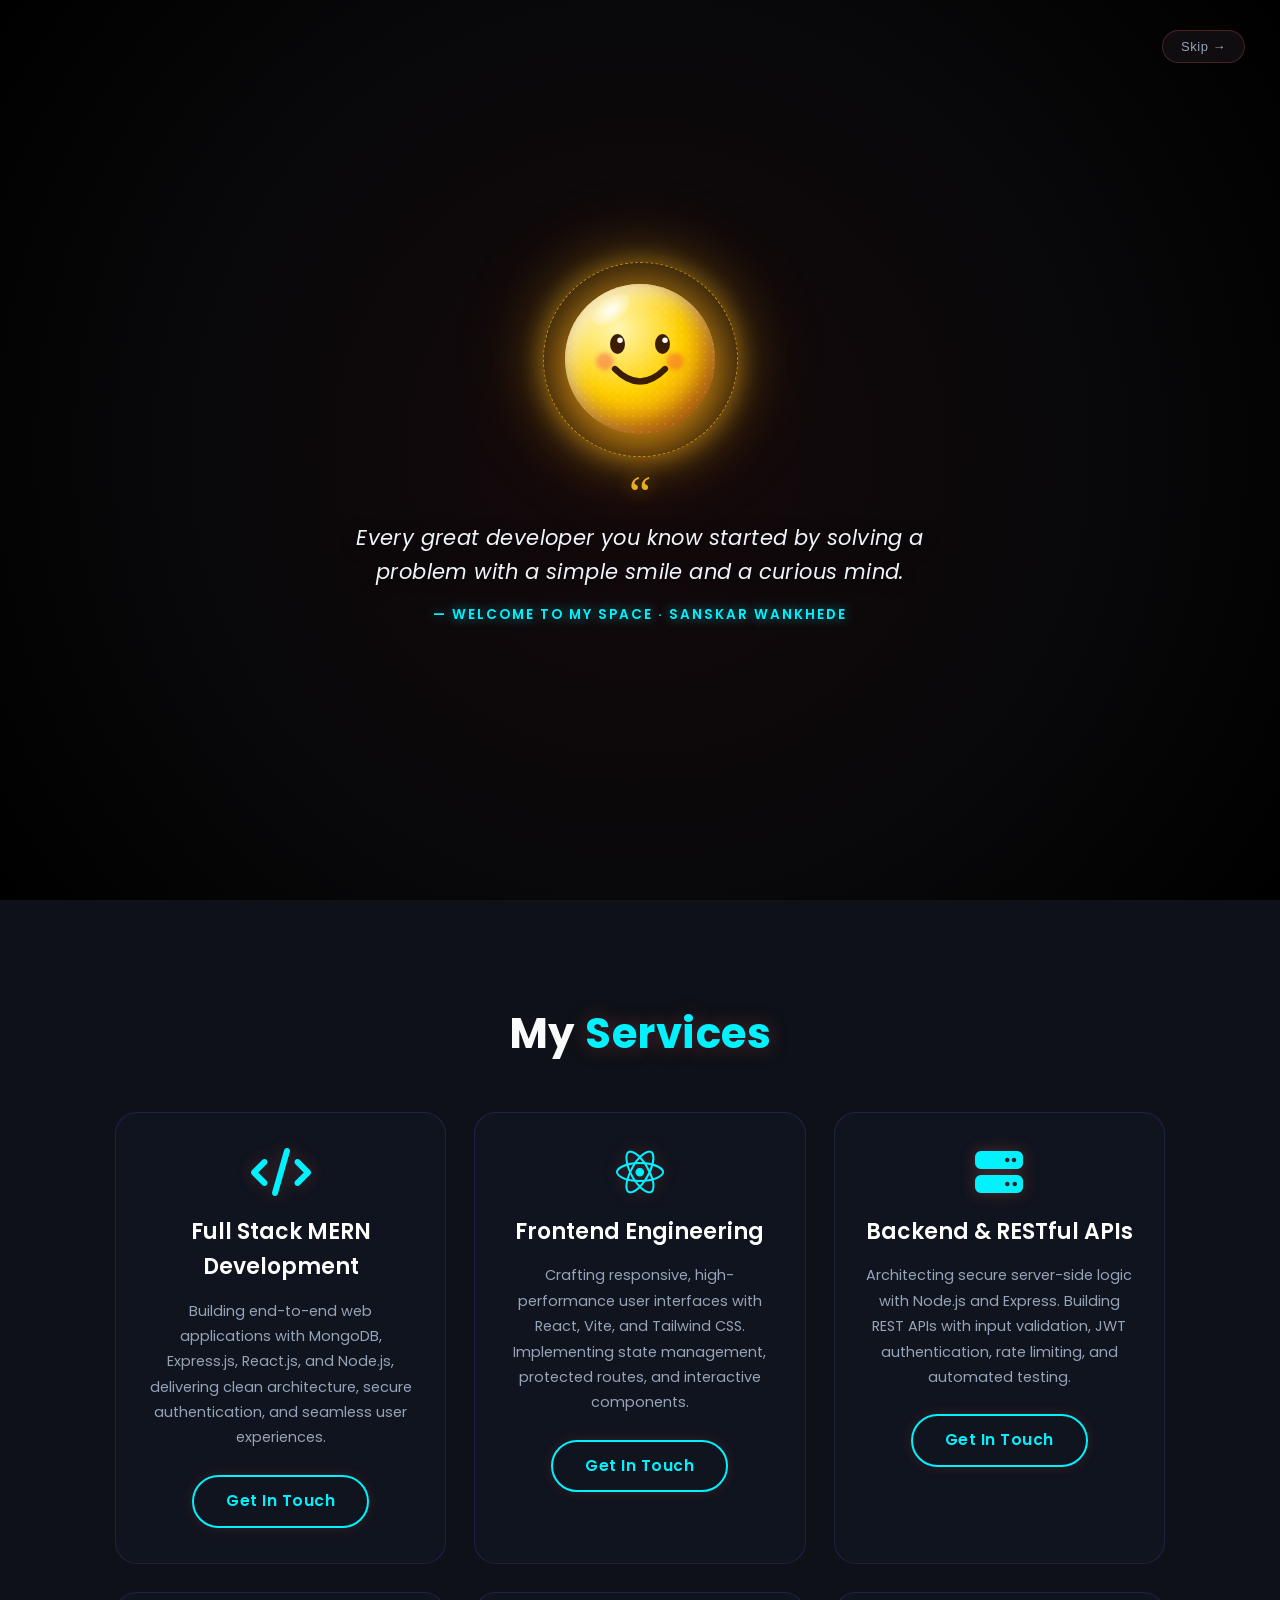
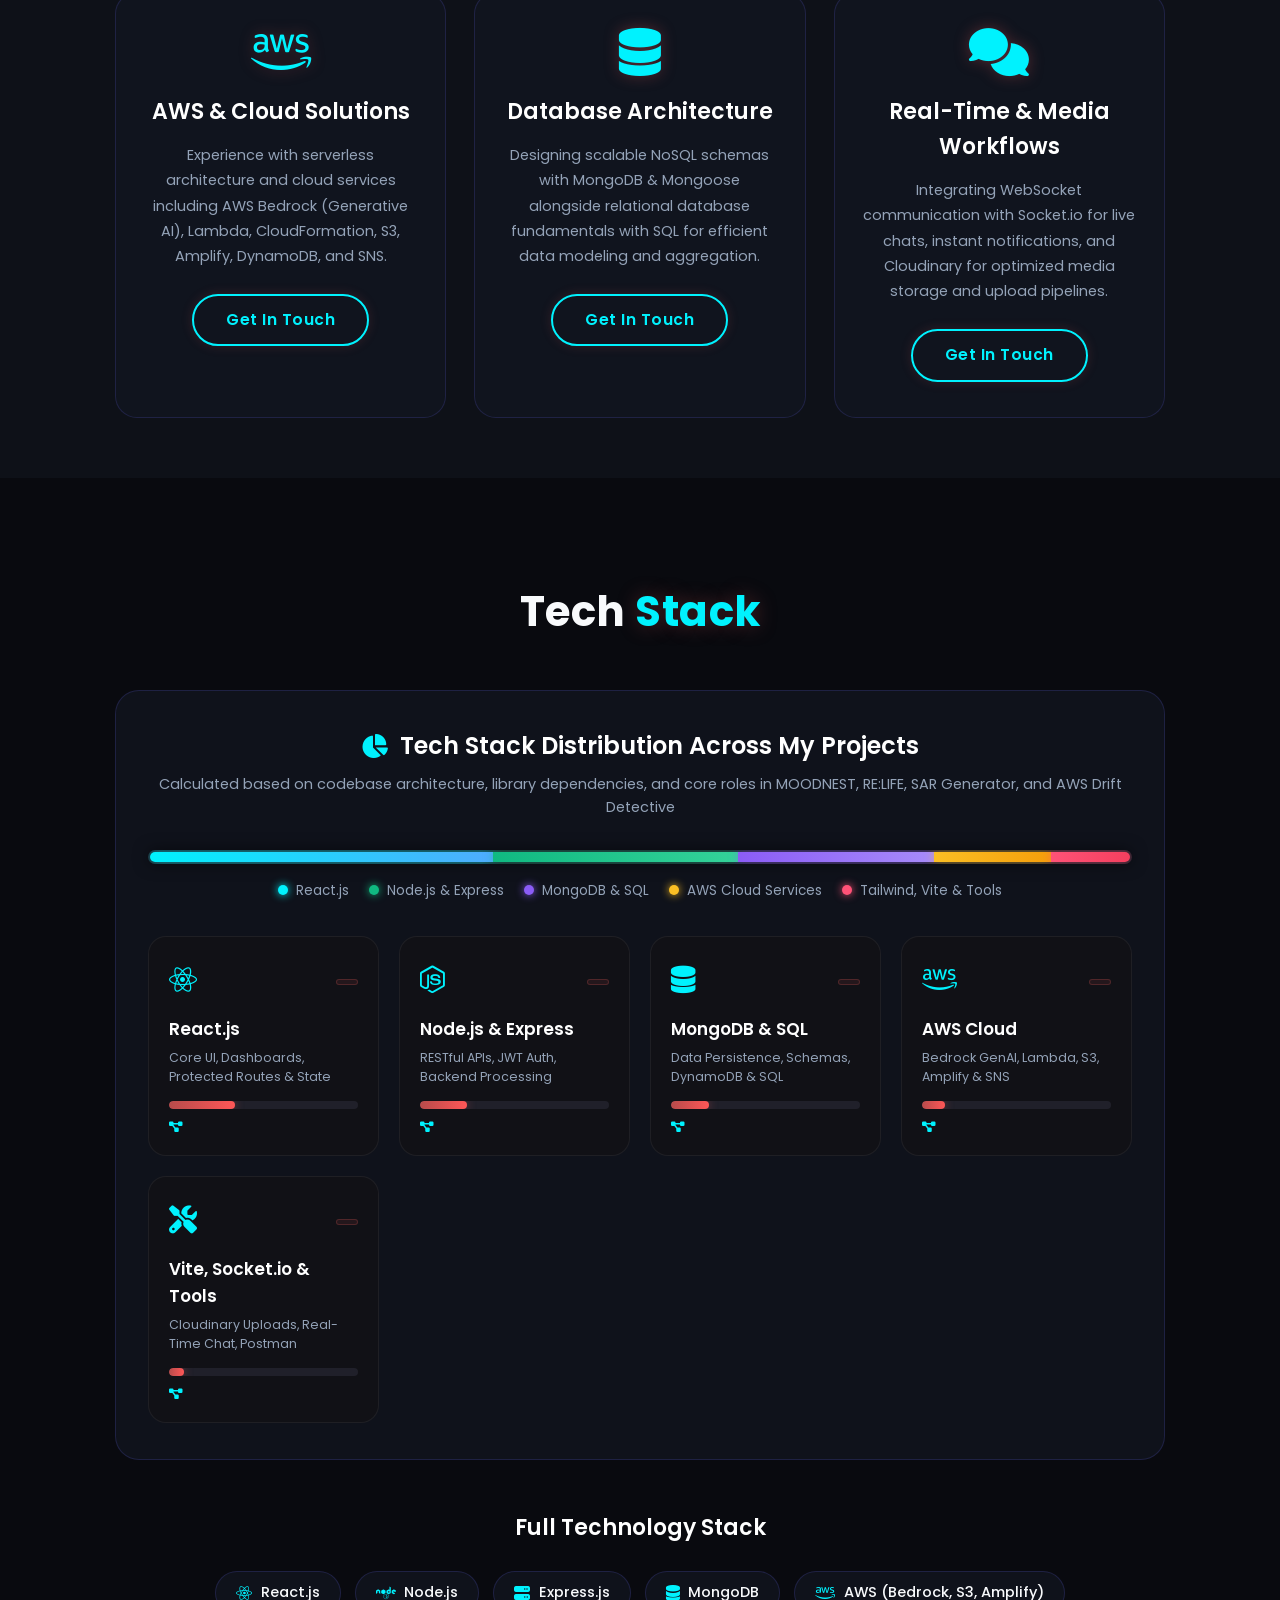
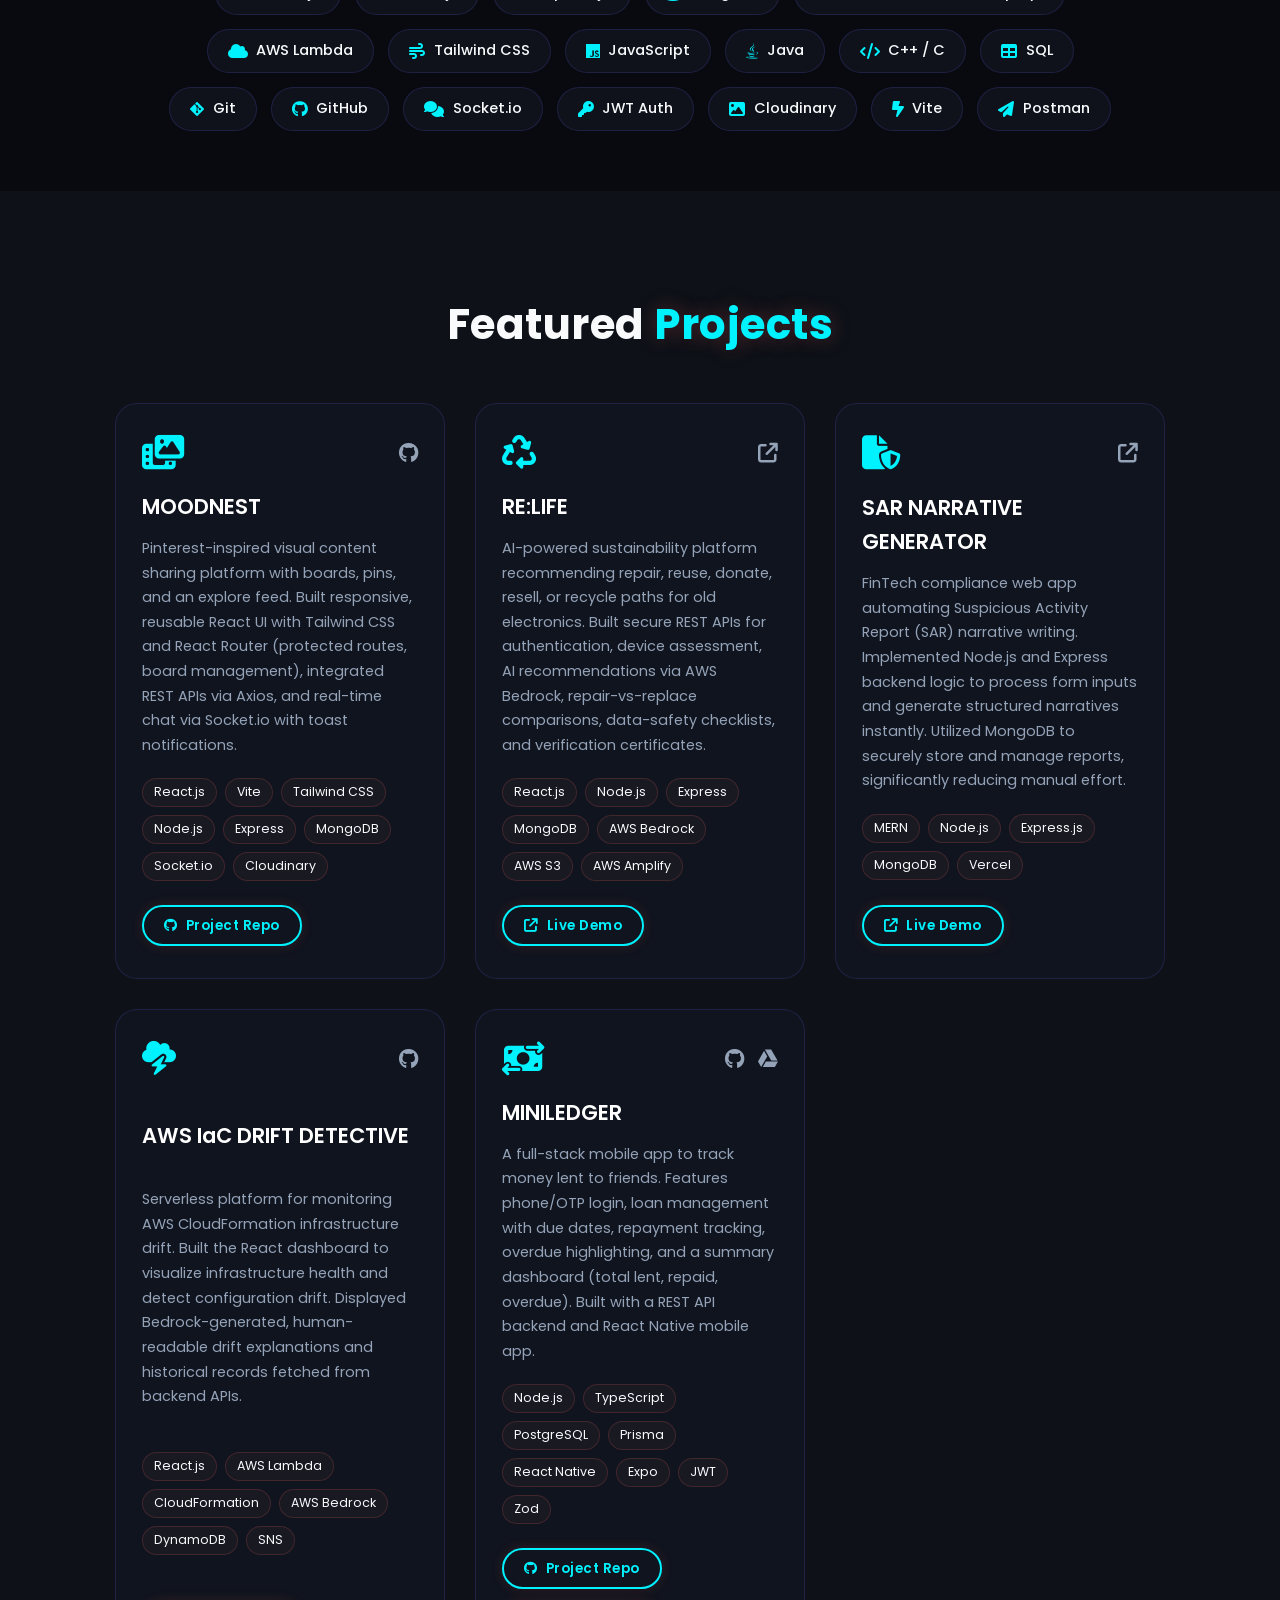
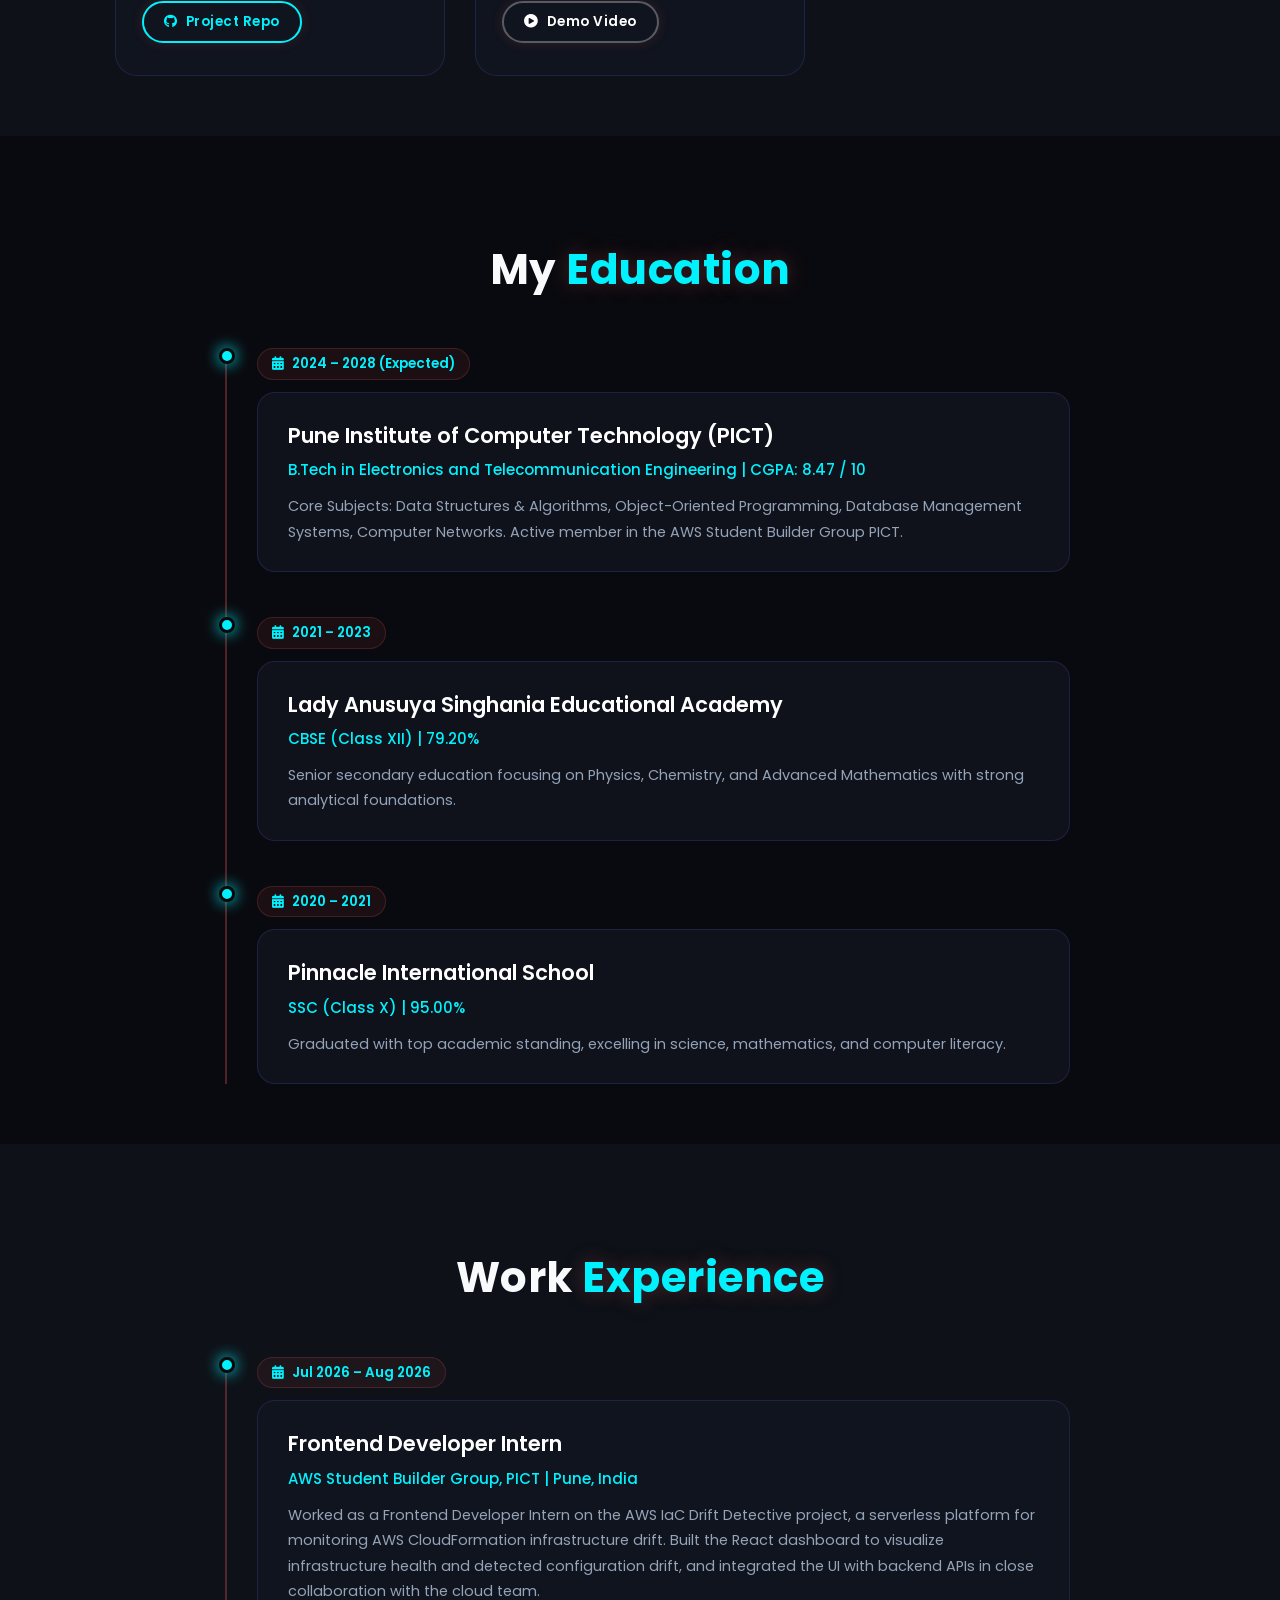
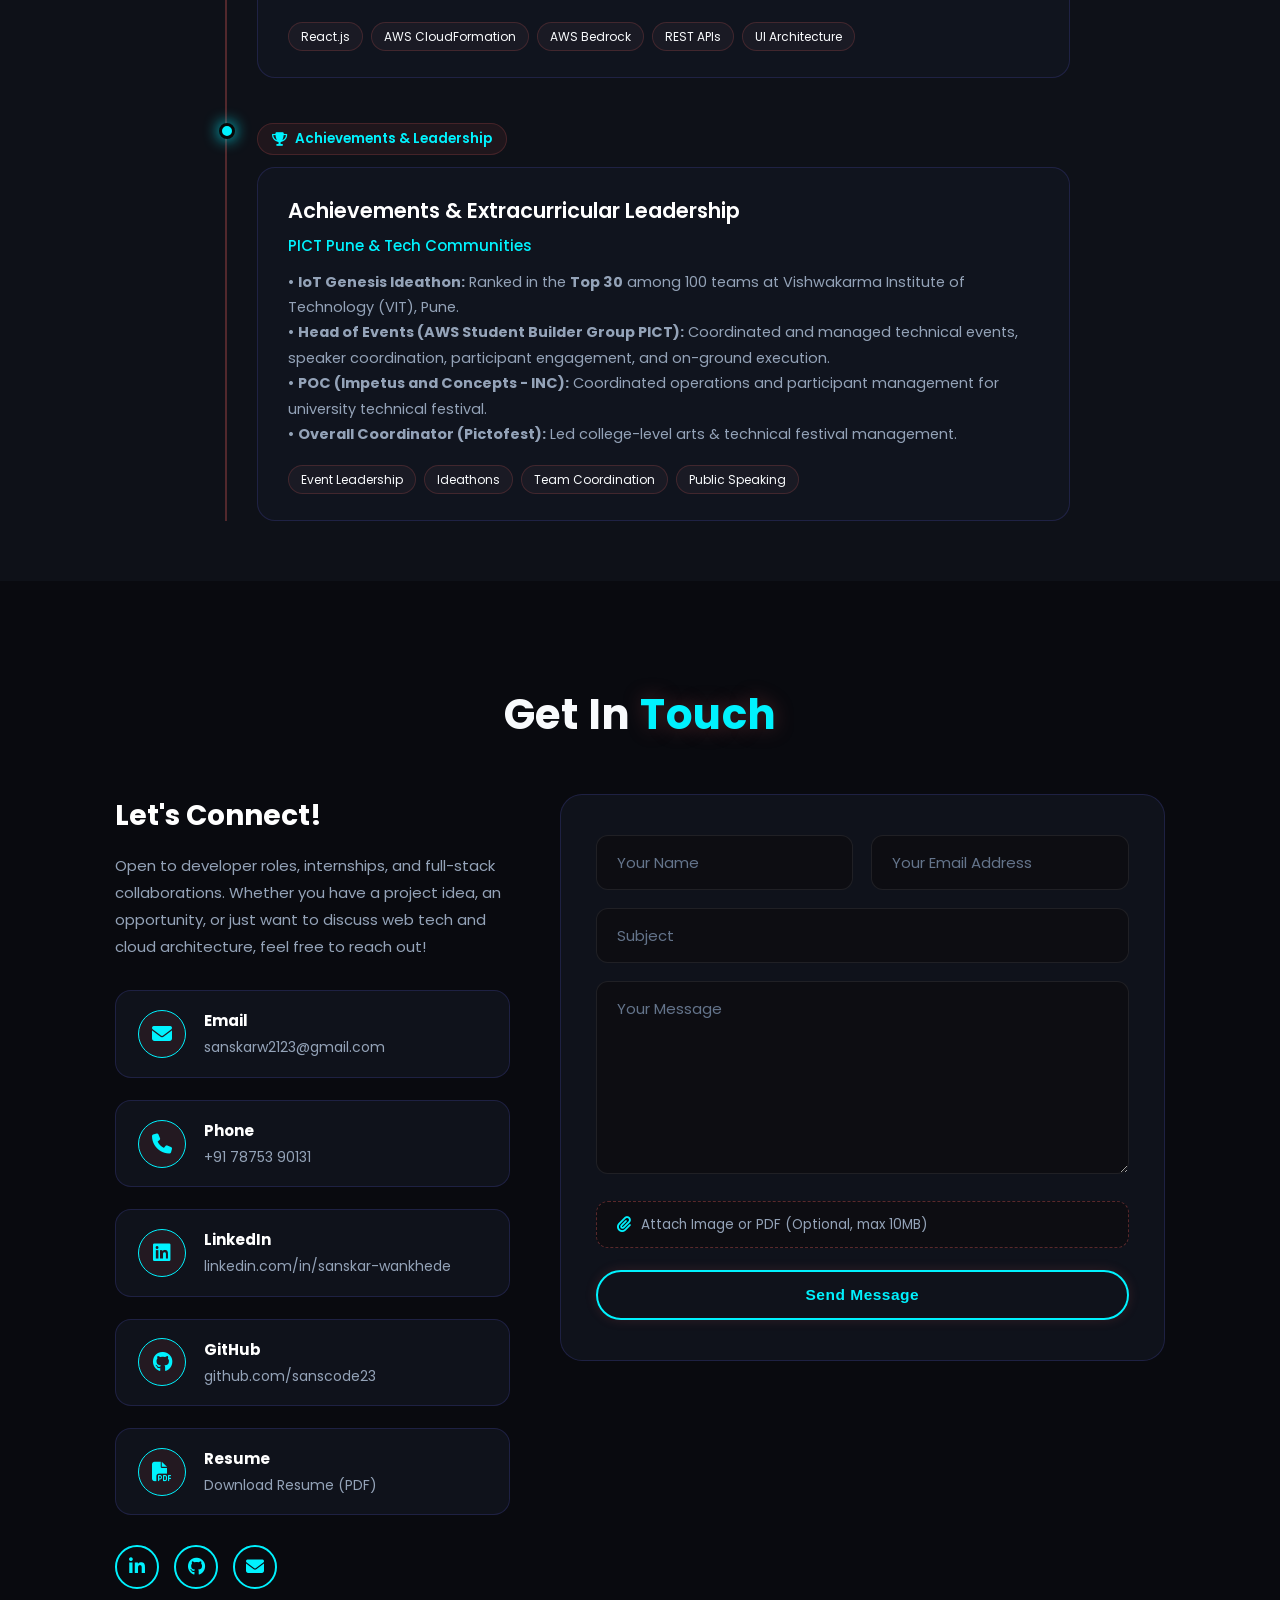
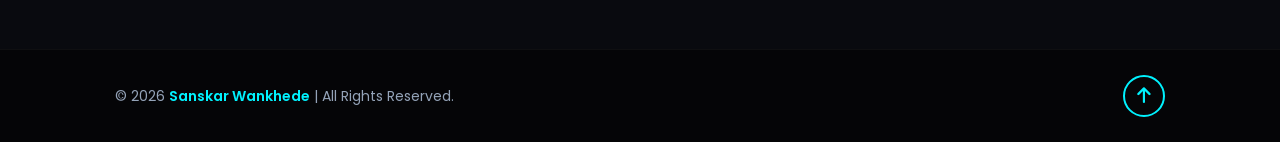
<file: Frontend/index.html>
<!DOCTYPE html>
<html lang="en">
<head>
  <meta charset="UTF-8" />
  <meta name="viewport" content="width=device-width, initial-scale=1.0" />
  <title>Sanskar Wankhede | Full Stack Developer</title>
  <meta name="description" content="Portfolio of Sanskar Wankhede - Full Stack MERN Developer, Electronics and Telecommunication Engineering student at PICT Pune." />

  <!-- Favicon -->
  <link rel="icon" href="data:image/svg+xml,<svg xmlns='http://www.w3.org/2000/svg' viewBox='0 0 100 100'><text y='.9em' font-size='90'>🌸</text></svg>" />

  <!-- Open Graph -->
  <meta property="og:title" content="Sanskar Wankhede | Full Stack Developer" />
  <meta property="og:description" content="Portfolio of Sanskar Wankhede: MOODNEST, RE:LIFE, SAR Narrative Generator, AWS IaC Drift Detective." />
  <meta property="og:type" content="website" />

  <!-- Google Fonts: Poppins -->
  <link rel="preconnect" href="https://fonts.googleapis.com" />
  <link rel="preconnect" href="https://fonts.gstatic.com" crossorigin />
  <link href="https://fonts.googleapis.com/css2?family=Poppins:ital,wght@0,300;0,400;0,500;0,600;0,700;0,800;1,400&display=swap" rel="stylesheet" />

  <!-- Font Awesome Icons -->
  <link rel="stylesheet" href="https://cdnjs.cloudflare.com/ajax/libs/font-awesome/6.5.1/css/all.min.css" integrity="sha512-DTOQO9RWCH3ppGqcWaEA1BIZOC6xxalwEsw9c2QQeAIftl+Vegovlnee1c9QX4TctnWMn13TZye+giMm8e2LwA==" crossorigin="anonymous" referrerpolicy="no-referrer" />

  <!-- Custom Stylesheet -->
  <link rel="stylesheet" href="style.css" />
</head>
<body>

  <!-- SIMPLE & ELEGANT SMILEY INTRO OVERLAY -->
  <div id="introOverlay" class="intro-overlay">
    <button id="skipIntroBtn" class="intro-skip-btn">Skip &rarr;</button>

    <div class="intro-content">
      <!-- Textured Glowing Sphere with Animated Smiling Face -->
      <div class="smiley-wrapper">
        <div class="ambient-glow"></div>
        <div class="particle-ring"></div>

        <div class="smiley-sphere">
          <div class="sphere-texture"></div>
          <div class="sphere-highlight"></div>

          <!-- SVG Smiling Facial Expression -->
          <svg class="smiley-face" viewBox="0 0 120 120">
            <!-- Left Eye -->
            <ellipse class="eye eye-left" cx="42" cy="48" rx="6" ry="8" />
            <circle class="eye-shine shine-left" cx="44" cy="45" r="2.2" />

            <!-- Right Eye -->
            <ellipse class="eye eye-right" cx="78" cy="48" rx="6" ry="8" />
            <circle class="eye-shine shine-right" cx="80" cy="45" r="2.2" />

            <!-- Rosy Cheeks -->
            <circle class="cheek cheek-left" cx="32" cy="62" r="7" />
            <circle class="cheek cheek-right" cx="88" cy="62" r="7" />

            <!-- Gentle Warm Smile Curve -->
            <path class="mouth" d="M 40 68 Q 60 88 80 68" />
          </svg>
        </div>
      </div>

      <!-- Quote Below the Smiley -->
      <div class="intro-quote-container">
        <div class="quote-symbol">&ldquo;</div>
        <p class="quote-text">Every great developer you know started by solving a problem with a simple smile and a curious mind.</p>
        <span class="quote-author">&mdash; Welcome to my space &middot; Sanskar Wankhede</span>
      </div>
    </div>
  </div>

  <!-- HEADER / NAVBAR -->
  <header class="header">
    <a href="#home" class="logo"><span class="logo-bracket">&lt;</span>Sanskar<span class="logo-slash">&#47;</span><span class="logo-bracket">&gt;</span></a>

    <button class="menu-toggle" id="menuToggle" aria-label="Toggle navigation">
      <i class="fa-solid fa-bars"></i>
    </button>

    <nav class="navbar" id="navbar">
      <a href="#home" class="active">Home</a>
      <a href="#services">Services</a>
      <a href="#skills">Tech Stack</a>
      <a href="#projects">Projects</a>
      <a href="#education">Education</a>
      <a href="#experience">Experience</a>
      <a href="#contact">Contact</a>
    </nav>
  </header>

  <main>
    <!-- HERO SECTION -->
    <section class="home" id="home">
      <!-- Profile Photo (At the top on mobile, on the left on desktop) -->
      <div class="home-img">
        <div class="img-box">
          <img src="Profile.jpeg" alt="Sanskar Wankhede" id="heroAvatar" />
        </div>
      </div>

      <div class="home-content">
        <h1>Hi, It's <span>Sanskar</span></h1>
        <h3 class="text-animation">I'm a <span class="typing-text">Full Stack Developer</span><span class="cursor">|</span></h3>
        <p>
          Electronics and Telecommunication engineering student at PICT with hands-on experience building full-stack MERN applications.
          Skilled in React, Node.js, Express, MongoDB and REST APIs, with projects spanning both frontend and backend development and exposure to AWS-based cloud solutions.
        </p>

        <!-- Social Media Circular Icons (Direct Links) -->
        <div class="social-icons">
          <a href="https://www.linkedin.com/in/sanskar-wankhede-041654313/" target="_blank" rel="noopener noreferrer" aria-label="LinkedIn">
            <i class="fa-brands fa-linkedin-in"></i>
          </a>
          <a href="https://github.com/sanscode23" target="_blank" rel="noopener noreferrer" aria-label="GitHub">
            <i class="fa-brands fa-github"></i>
          </a>
          <a href="mailto:sanskarw2123@gmail.com" aria-label="Email">
            <i class="fa-solid fa-envelope"></i>
          </a>
        </div>

        <!-- Action Buttons (View Projects, Contact Me, Resume) -->
        <div class="btn-group">
          <a href="#projects" class="btn">View Projects</a>
          <a href="#contact" class="btn btn-secondary">Contact Me</a>
          <a href="resume.pdf" download="Sanskar_Wankhede_Resume.pdf" class="btn btn-secondary"><i class="fa-solid fa-file-pdf"></i> Resume</a>
        </div>
      </div>
    </section>

    <!-- SERVICES SECTION -->
    <section class="services" id="services">
      <h2 class="heading">My <span>Services</span></h2>

      <div class="services-container">
        <div class="services-box">
          <i class="fa-solid fa-code"></i>
          <h3>Full Stack MERN Development</h3>
          <p>
            Building end-to-end web applications with MongoDB, Express.js, React.js, and Node.js, delivering clean architecture, secure authentication, and seamless user experiences.
          </p>
          <a href="#contact" class="btn">Get In Touch</a>
        </div>

        <div class="services-box">
          <i class="fa-brands fa-react"></i>
          <h3>Frontend Engineering</h3>
          <p>
            Crafting responsive, high-performance user interfaces with React, Vite, and Tailwind CSS. Implementing state management, protected routes, and interactive components.
          </p>
          <a href="#contact" class="btn">Get In Touch</a>
        </div>

        <div class="services-box">
          <i class="fa-solid fa-server"></i>
          <h3>Backend & RESTful APIs</h3>
          <p>
            Architecting secure server-side logic with Node.js and Express. Building REST APIs with input validation, JWT authentication, rate limiting, and automated testing.
          </p>
          <a href="#contact" class="btn">Get In Touch</a>
        </div>

        <div class="services-box">
          <i class="fa-brands fa-aws"></i>
          <h3>AWS & Cloud Solutions</h3>
          <p>
            Experience with serverless architecture and cloud services including AWS Bedrock (Generative AI), Lambda, CloudFormation, S3, Amplify, DynamoDB, and SNS.
          </p>
          <a href="#contact" class="btn">Get In Touch</a>
        </div>

        <div class="services-box">
          <i class="fa-solid fa-database"></i>
          <h3>Database Architecture</h3>
          <p>
            Designing scalable NoSQL schemas with MongoDB & Mongoose alongside relational database fundamentals with SQL for efficient data modeling and aggregation.
          </p>
          <a href="#contact" class="btn">Get In Touch</a>
        </div>

        <div class="services-box">
          <i class="fa-solid fa-comments"></i>
          <h3>Real-Time & Media Workflows</h3>
          <p>
            Integrating WebSocket communication with Socket.io for live chats, instant notifications, and Cloudinary for optimized media storage and upload pipelines.
          </p>
          <a href="#contact" class="btn">Get In Touch</a>
        </div>
      </div>
    </section>

    <!-- TECH STACK & PROJECT USAGE SECTION -->
    <section class="skills" id="skills">
      <h2 class="heading">Tech <span>Stack</span></h2>

      <!-- Tech Stack Usage Percentage According to Projects -->
      <div class="project-usage-container">
        <div class="usage-header">
          <h3><i class="fa-solid fa-chart-pie"></i> Tech Stack Distribution Across My Projects</h3>
          <p>Calculated based on codebase architecture, library dependencies, and core roles in MOODNEST, RE:LIFE, SAR Generator, and AWS Drift Detective</p>
        </div>

        <!-- Segmented Distribution Bar -->
        <div class="segmented-bar-wrapper">
          <div class="segmented-bar">
            <span class="seg seg-react" style="width: 35%;" data-tooltip="React.js"></span>
            <span class="seg seg-node" style="width: 25%;" data-tooltip="Node & Express"></span>
            <span class="seg seg-mongo" style="width: 20%;" data-tooltip="MongoDB & SQL"></span>
            <span class="seg seg-tailwind" style="width: 12%;" data-tooltip="AWS & Cloud Services"></span>
            <span class="seg seg-tools" style="width: 8%;" data-tooltip="Tailwind, Vite & Tools"></span>
          </div>
          <div class="segmented-legend">
            <span class="legend-item"><span class="dot dot-react"></span> React.js </span>
            <span class="legend-item"><span class="dot dot-node"></span> Node.js & Express </span>
            <span class="legend-item"><span class="dot dot-mongo"></span> MongoDB & SQL </span>
            <span class="legend-item"><span class="dot dot-tailwind"></span> AWS Cloud Services </span>
            <span class="legend-item"><span class="dot dot-tools"></span> Tailwind, Vite & Tools </span>
          </div>
        </div>

        <!-- Project Usage Percentage Cards -->
        <div class="usage-grid">
          <div class="usage-card">
            <div class="usage-top">
              <span class="usage-icon"><i class="fa-brands fa-react"></i></span>
              <span class="usage-pct"></span>
            </div>
            <h4>React.js</h4>
            <div class="usage-meta">Core UI, Dashboards, Protected Routes & State</div>
            <div class="usage-bar"><span style="--pct: 35%;"></span></div>
            <div class="usage-footer"><i class="fa-solid fa-diagram-project"></i></div>
          </div>

          <div class="usage-card">
            <div class="usage-top">
              <span class="usage-icon"><i class="fa-brands fa-node-js"></i></span>
              <span class="usage-pct"></span>
            </div>
            <h4>Node.js & Express</h4>
            <div class="usage-meta">RESTful APIs, JWT Auth, Backend Processing</div>
            <div class="usage-bar"><span style="--pct: 25%;"></span></div>
            <div class="usage-footer"><i class="fa-solid fa-diagram-project"></i></div>
          </div>

          <div class="usage-card">
            <div class="usage-top">
              <span class="usage-icon"><i class="fa-solid fa-database"></i></span>
              <span class="usage-pct"></span>
            </div>
            <h4>MongoDB & SQL</h4>
            <div class="usage-meta">Data Persistence, Schemas, DynamoDB & SQL</div>
            <div class="usage-bar"><span style="--pct: 20%;"></span></div>
            <div class="usage-footer"><i class="fa-solid fa-diagram-project"></i> </div>
          </div>

          <div class="usage-card">
            <div class="usage-top">
              <span class="usage-icon"><i class="fa-brands fa-aws"></i></span>
              <span class="usage-pct"></span>
            </div>
            <h4>AWS Cloud</h4>
            <div class="usage-meta">Bedrock GenAI, Lambda, S3, Amplify & SNS</div>
            <div class="usage-bar"><span style="--pct: 12%;"></span></div>
            <div class="usage-footer"><i class="fa-solid fa-diagram-project"></i> </div>
          </div>

          <div class="usage-card">
            <div class="usage-top">
              <span class="usage-icon"><i class="fa-solid fa-screwdriver-wrench"></i></span>
              <span class="usage-pct"></span>
            </div>
            <h4>Vite, Socket.io & Tools</h4>
            <div class="usage-meta">Cloudinary Uploads, Real-Time Chat, Postman</div>
            <div class="usage-bar"><span style="--pct: 8%;"></span></div>
            <div class="usage-footer"><i class="fa-solid fa-diagram-project"></i></div>
          </div>
        </div>
      </div>

      <!-- Complete Tech Stack Badges from Resume -->
      <h3 class="badges-title">Full Technology Stack</h3>
      <div class="skills-badges">
        <span class="badge"><i class="fa-brands fa-react"></i> React.js</span>
        <span class="badge"><i class="fa-brands fa-node"></i> Node.js</span>
        <span class="badge"><i class="fa-solid fa-server"></i> Express.js</span>
        <span class="badge"><i class="fa-solid fa-database"></i> MongoDB</span>
        <span class="badge"><i class="fa-brands fa-aws"></i> AWS (Bedrock, S3, Amplify)</span>
        <span class="badge"><i class="fa-solid fa-cloud"></i> AWS Lambda</span>
        <span class="badge"><i class="fa-solid fa-wind"></i> Tailwind CSS</span>
        <span class="badge"><i class="fa-brands fa-js"></i> JavaScript</span>
        <span class="badge"><i class="fa-brands fa-java"></i> Java</span>
        <span class="badge"><i class="fa-solid fa-code"></i> C++ / C</span>
        <span class="badge"><i class="fa-solid fa-table"></i> SQL</span>
        <span class="badge"><i class="fa-brands fa-git-alt"></i> Git</span>
        <span class="badge"><i class="fa-brands fa-github"></i> GitHub</span>
        <span class="badge"><i class="fa-solid fa-comments"></i> Socket.io</span>
        <span class="badge"><i class="fa-solid fa-key"></i> JWT Auth</span>
        <span class="badge"><i class="fa-solid fa-image"></i> Cloudinary</span>
        <span class="badge"><i class="fa-solid fa-bolt-lightning"></i> Vite</span>
        <span class="badge"><i class="fa-solid fa-paper-plane"></i> Postman</span>
      </div>
    </section>

    <!-- PROJECTS SECTION (Real Projects with Live Demos & GitHub Links) -->
    <section class="projects" id="projects">
      <h2 class="heading">Featured <span>Projects</span></h2>

      <div class="projects-container">
        <!-- Project 1: MOODNEST -->
        <article class="project-card">
          <div class="project-header">
            <i class="fa-solid fa-photo-film folder-icon"></i>
            <div class="project-links">
              <a href="https://github.com/sardakhushi30-cloud/MoodNest.git" target="_blank" rel="noopener noreferrer" aria-label="GitHub Repository">
                <i class="fa-brands fa-github"></i>
              </a>
            </div>
          </div>
          <h3>MOODNEST</h3>
          <p>
            Pinterest-inspired visual content sharing platform with boards, pins, and an explore feed. Built responsive, reusable React UI with Tailwind CSS and React Router (protected routes, board management), integrated REST APIs via Axios, and real-time chat via Socket.io with toast notifications.
          </p>
          <div class="tags">
            <span>React.js</span>
            <span>Vite</span>
            <span>Tailwind CSS</span>
            <span>Node.js</span>
            <span>Express</span>
            <span>MongoDB</span>
            <span>Socket.io</span>
            <span>Cloudinary</span>
          </div>
          <div class="card-cta">
            <a href="https://github.com/sardakhushi30-cloud/MoodNest.git" target="_blank" rel="noopener noreferrer" class="btn btn-sm"><i class="fa-brands fa-github"></i> Project Repo</a>
          </div>
        </article>

        <!-- Project 2: RE:LIFE -->
        <article class="project-card">
          <div class="project-header">
            <i class="fa-solid fa-recycle folder-icon"></i>
            <div class="project-links">
              <a href="https://staging.d20bqmsdb74o6q.amplifyapp.com/" target="_blank" rel="noopener noreferrer" aria-label="Live Demo">
                <i class="fa-solid fa-arrow-up-right-from-square"></i>
              </a>
            </div>
          </div>
          <h3>RE:LIFE</h3>
          <p>
            AI-powered sustainability platform recommending repair, reuse, donate, resell, or recycle paths for old electronics. Built secure REST APIs for authentication, device assessment, AI recommendations via AWS Bedrock, repair-vs-replace comparisons, data-safety checklists, and verification certificates.
          </p>
          <div class="tags">
            <span>React.js</span>
            <span>Node.js</span>
            <span>Express</span>
            <span>MongoDB</span>
            <span>AWS Bedrock</span>
            <span>AWS S3</span>
            <span>AWS Amplify</span>
          </div>
          <div class="card-cta">
            <a href="https://staging.d20bqmsdb74o6q.amplifyapp.com/" target="_blank" rel="noopener noreferrer" class="btn btn-sm"><i class="fa-solid fa-arrow-up-right-from-square"></i> Live Demo</a>
          </div>
        </article>

        <!-- Project 3: SAR NARRATIVE GENERATOR -->
        <article class="project-card">
          <div class="project-header">
            <i class="fa-solid fa-file-shield folder-icon"></i>
            <div class="project-links">
              <a href="https://sar-narrative-generator.vercel.app/" target="_blank" rel="noopener noreferrer" aria-label="Live Demo">
                <i class="fa-solid fa-arrow-up-right-from-square"></i>
              </a>
            </div>
          </div>
          <h3>SAR NARRATIVE GENERATOR</h3>
          <p>
            FinTech compliance web app automating Suspicious Activity Report (SAR) narrative writing. Implemented Node.js and Express backend logic to process form inputs and generate structured narratives instantly. Utilized MongoDB to securely store and manage reports, significantly reducing manual effort.
          </p>
          <div class="tags">
            <span>MERN</span>
            <span>Node.js</span>
            <span>Express.js</span>
            <span>MongoDB</span>
            <span>Vercel</span>
          </div>
          <div class="card-cta">
            <a href="https://sar-narrative-generator.vercel.app/" target="_blank" rel="noopener noreferrer" class="btn btn-sm"><i class="fa-solid fa-arrow-up-right-from-square"></i> Live Demo</a>
          </div>
        </article>

        <!-- Project 4: AWS IaC DRIFT DETECTIVE -->
        <article class="project-card">
          <div class="project-header">
            <i class="fa-solid fa-cloud-bolt folder-icon"></i>
            <div class="project-links">
              <a href="https://github.com/yawale-mrun-7/aws-infra-drift-detection.git" target="_blank" rel="noopener noreferrer" aria-label="GitHub Repository">
                <i class="fa-brands fa-github"></i>
              </a>
            </div>
          </div>
          <h3>AWS IaC DRIFT DETECTIVE</h3>
          <p>
            Serverless platform for monitoring AWS CloudFormation infrastructure drift. Built the React dashboard to visualize infrastructure health and detect configuration drift. Displayed Bedrock-generated, human-readable drift explanations and historical records fetched from backend APIs.
          </p>
          <div class="tags">
            <span>React.js</span>
            <span>AWS Lambda</span>
            <span>CloudFormation</span>
            <span>AWS Bedrock</span>
            <span>DynamoDB</span>
            <span>SNS</span>
          </div>
          <div class="card-cta">
            <a href="https://github.com/yawale-mrun-7/aws-infra-drift-detection.git" target="_blank" rel="noopener noreferrer" class="btn btn-sm"><i class="fa-brands fa-github"></i> Project Repo</a>
          </div>
        </article>

        <!-- Project 5: MiniLedger -->
        <article class="project-card">
          <div class="project-header">
            <i class="fa-solid fa-money-bill-transfer folder-icon"></i>
            <div class="project-links">
              <a href="https://github.com/sanscode23/MiniLedger" target="_blank" rel="noopener noreferrer" aria-label="GitHub Repository">
                <i class="fa-brands fa-github"></i>
              </a>
              <a href="https://drive.google.com/drive/folders/1nOl5Q_3CxoR_ekSuq3U7W7JL737CigPu" target="_blank" rel="noopener noreferrer" aria-label="Demo Video">
                <i class="fa-brands fa-google-drive"></i>
              </a>
            </div>
          </div>
          <h3>MINILEDGER</h3>
          <p>
            A full-stack mobile app to track money lent to friends. Features phone/OTP login, loan management with due dates, repayment tracking, overdue highlighting, and a summary dashboard (total lent, repaid, overdue). Built with a REST API backend and React Native mobile app.
          </p>
          <div class="tags">
            <span>Node.js</span>
            <span>TypeScript</span>
            <span>PostgreSQL</span>
            <span>Prisma</span>
            <span>React Native</span>
            <span>Expo</span>
            <span>JWT</span>
            <span>Zod</span>
          </div>
          <div class="card-cta">
            <a href="https://github.com/sanscode23/MiniLedger" target="_blank" rel="noopener noreferrer" class="btn btn-sm"><i class="fa-brands fa-github"></i> Project Repo</a>
            <a href="https://drive.google.com/drive/folders/1nOl5Q_3CxoR_ekSuq3U7W7JL737CigPu" target="_blank" rel="noopener noreferrer" class="btn btn-sm btn-outline"><i class="fa-solid fa-circle-play"></i> Demo Video</a>
          </div>
        </article>
      </div>
    </section>

    <!-- EDUCATION SECTION -->
    <section class="education" id="education">
      <h2 class="heading">My <span>Education</span></h2>

      <div class="timeline-container">
        <div class="timeline-box">
          <div class="timeline-item">
            <div class="timeline-dot"></div>
            <div class="timeline-date"><i class="fa-solid fa-calendar-days"></i> 2024 – 2028 (Expected)</div>
            <div class="timeline-content">
              <h3>Pune Institute of Computer Technology (PICT)</h3>
              <h4>B.Tech in Electronics and Telecommunication Engineering | CGPA: 8.47 / 10</h4>
              <p>
                Core Subjects: Data Structures & Algorithms, Object-Oriented Programming, Database Management Systems, Computer Networks.
                Active member in the AWS Student Builder Group PICT.
              </p>
            </div>
          </div>

          <div class="timeline-item">
            <div class="timeline-dot"></div>
            <div class="timeline-date"><i class="fa-solid fa-calendar-days"></i> 2021 – 2023</div>
            <div class="timeline-content">
              <h3>Lady Anusuya Singhania Educational Academy</h3>
              <h4>CBSE (Class XII) | 79.20%</h4>
              <p>
                Senior secondary education focusing on Physics, Chemistry, and Advanced Mathematics with strong analytical foundations.
              </p>
            </div>
          </div>

          <div class="timeline-item">
            <div class="timeline-dot"></div>
            <div class="timeline-date"><i class="fa-solid fa-calendar-days"></i> 2020 – 2021</div>
            <div class="timeline-content">
              <h3>Pinnacle International School</h3>
              <h4>SSC (Class X) | 95.00%</h4>
              <p>
                Graduated with top academic standing, excelling in science, mathematics, and computer literacy.
              </p>
            </div>
          </div>
        </div>
      </div>
    </section>

    <!-- EXPERIENCE SECTION -->
    <section class="experience" id="experience">
      <h2 class="heading">Work <span>Experience</span></h2>

      <div class="timeline-container">
        <div class="timeline-box">
          <div class="timeline-item">
            <div class="timeline-dot"></div>
            <div class="timeline-date"><i class="fa-solid fa-calendar-days"></i> Jul 2026 – Aug 2026</div>
            <div class="timeline-content">
              <h3>Frontend Developer Intern</h3>
              <h4>AWS Student Builder Group, PICT | Pune, India</h4>
              <p>
                Worked as a Frontend Developer Intern on the AWS IaC Drift Detective project, a serverless platform for monitoring AWS CloudFormation infrastructure drift.
                Built the React dashboard to visualize infrastructure health and detected configuration drift, and integrated the UI with backend APIs in close collaboration with the cloud team.
              </p>
              <div class="tech-tags">
                <span>React.js</span>
                <span>AWS CloudFormation</span>
                <span>AWS Bedrock</span>
                <span>REST APIs</span>
                <span>UI Architecture</span>
              </div>
            </div>
          </div>

          <div class="timeline-item">
            <div class="timeline-dot"></div>
            <div class="timeline-date"><i class="fa-solid fa-trophy"></i> Achievements & Leadership</div>
            <div class="timeline-content">
              <h3>Achievements & Extracurricular Leadership</h3>
              <h4>PICT Pune & Tech Communities</h4>
              <p>
                • <strong>IoT Genesis Ideathon:</strong> Ranked in the <strong>Top 30</strong> among 100 teams at Vishwakarma Institute of Technology (VIT), Pune.<br />
                • <strong>Head of Events (AWS Student Builder Group PICT):</strong> Coordinated and managed technical events, speaker coordination, participant engagement, and on-ground execution.<br />
                • <strong>POC (Impetus and Concepts - INC):</strong> Coordinated operations and participant management for university technical festival.<br />
                • <strong>Overall Coordinator (Pictofest):</strong> Led college-level arts & technical festival management.
              </p>
              <div class="tech-tags">
                <span>Event Leadership</span>
                <span>Ideathons</span>
                <span>Team Coordination</span>
                <span>Public Speaking</span>
              </div>
            </div>
          </div>
        </div>
      </div>
    </section>

    <!-- CONTACT SECTION -->
    <section class="contact" id="contact">
      <h2 class="heading">Get In <span>Touch</span></h2>

      <div class="contact-container">
        <!-- Contact Info Side -->
        <div class="contact-info">
          <h3>Let's Connect!</h3>
          <p>
            Open to developer roles, internships, and full-stack collaborations. Whether you have a project idea, an opportunity, or just want to discuss web tech and cloud architecture, feel free to reach out!
          </p>

          <div class="info-card">
            <div class="info-icon">
              <i class="fa-solid fa-envelope"></i>
            </div>
            <div class="info-details">
              <h4>Email</h4>
              <a href="mailto:sanskarw2123@gmail.com">sanskarw2123@gmail.com</a>
            </div>
          </div>

          <div class="info-card">
            <div class="info-icon">
              <i class="fa-solid fa-phone"></i>
            </div>
            <div class="info-details">
              <h4>Phone</h4>
              <a href="tel:+917875390131">+91 78753 90131</a>
            </div>
          </div>

          <div class="info-card">
            <div class="info-icon">
              <i class="fa-brands fa-linkedin"></i>
            </div>
            <div class="info-details">
              <h4>LinkedIn</h4>
              <a href="https://www.linkedin.com/in/sanskar-wankhede-041654313/" target="_blank" rel="noopener noreferrer">linkedin.com/in/sanskar-wankhede</a>
            </div>
          </div>

          <div class="info-card">
            <div class="info-icon">
              <i class="fa-brands fa-github"></i>
            </div>
            <div class="info-details">
              <h4>GitHub</h4>
              <a href="https://github.com/sanscode23" target="_blank" rel="noopener noreferrer">github.com/sanscode23</a>
            </div>
          </div>

          <div class="info-card">
            <div class="info-icon">
              <i class="fa-solid fa-file-pdf"></i>
            </div>
            <div class="info-details">
              <h4>Resume</h4>
              <a href="resume.pdf" download="Sanskar_Wankhede_Resume.pdf">Download Resume (PDF)</a>
            </div>
          </div>

          <!-- Socials: LinkedIn, GitHub, Email -->
          <div class="contact-socials">
            <a href="https://www.linkedin.com/in/sanskar-wankhede-041654313/" target="_blank" rel="noopener noreferrer" aria-label="LinkedIn"><i class="fa-brands fa-linkedin-in"></i></a>
            <a href="https://github.com/sanscode23" target="_blank" rel="noopener noreferrer" aria-label="GitHub"><i class="fa-brands fa-github"></i></a>
            <a href="mailto:sanskarw2123@gmail.com" aria-label="Email"><i class="fa-solid fa-envelope"></i></a>
          </div>
        </div>

        <!-- Contact Form Side -->
        <form class="contact-form" id="contactForm" action="https://formspree.io/f/xjyyeozz" method="POST">
          <div class="input-box">
            <input type="text" id="name" name="name" placeholder="Your Name" required />
            <input type="email" id="email" name="email" placeholder="Your Email Address" required />
          </div>

          <div class="input-box">
            <input type="text" id="subject" name="subject" placeholder="Subject" required />
          </div>

          <textarea id="message" name="message" cols="30" rows="7" placeholder="Your Message" required></textarea>

          <!-- File Upload Widget (Cloudinary-backed) -->
          <div class="file-upload-wrapper">
            <label for="fileAttachment" class="file-upload-label" id="fileUploadLabel">
              <i class="fa-solid fa-paperclip"></i>
              <span id="fileLabelText">Attach Image or PDF (Optional, max 10MB)</span>
            </label>
            <input type="file" id="fileAttachment" accept="image/*,.pdf" style="display: none;" />
            <button type="button" id="removeFileBtn" class="remove-file-btn" style="display: none;" title="Remove attachment">
              <i class="fa-solid fa-xmark"></i>
            </button>
          </div>

          <!-- Hidden field holding the uploaded Cloudinary URL for Formspree -->
          <input type="hidden" id="cloudinaryFileUrl" name="attached_file_link" value="" />

          <button type="submit" class="btn">Send Message</button>
        </form>
      </div>
    </section>
  </main>

  <!-- FOOTER -->
  <footer class="footer">
    <div class="footer-text">
      <p>&copy; 2026 <span>Sanskar Wankhede</span> | All Rights Reserved.</p>
    </div>

    <div class="footer-iconTop">
      <a href="#home" aria-label="Back to top"><i class="fa-solid fa-arrow-up"></i></a>
    </div>
  </footer>

  <!-- Notification Toast -->
  <div class="toast" id="toast">
    <i class="fa-solid fa-circle-check"></i>
    <span id="toastMessage">Thank you! Your message has been sent successfully.</span>
  </div>

  <!-- Custom JavaScript -->
  <script src="script.js"></script>
</body>
</html>
</file>
<file: style.css>
/* ==========================================================================
   SANSKAR WANKHEDE | FULL STACK DEVELOPER PORTFOLIO
   Aesthetic: Ultra Dark Mode with Glowing Crimson/Coral Red Accents
   ========================================================================== */

/* 1. ROOT VARIABLES */
:root {
  --bg-color: #090a0f;
  --second-bg-color: #0e1118;
  --card-bg: rgba(18, 22, 33, 0.75);
  --card-border: rgba(99, 102, 241, 0.18);
  --card-border-hover: #00f2fe;
  
  --text-color: #f8fafc;
  --text-muted: #94a3b8;
  --text-subtle: #64748b;

  /* Modern Cyber / Tech Palette: Cyan, Electric Indigo & Coral */
  --main-color: #00f2fe;       /* Electric Cyber Cyan */
  --main-glow: #4facfe;        /* Neon Azure */
  --accent-purple: #8b5cf6;    /* Tech Violet */
  --accent-coral: #ff5277;     /* Vibrant Coral Pink */
  --accent-emerald: #10b981;   /* Emerald Green */
  --accent-amber: #fbbf24;     /* Solar Gold */

  --glow-shadow: 0 0 25px rgba(0, 242, 254, 0.45);
  --glow-shadow-lg: 0 0 50px rgba(0, 242, 254, 0.65);

  --font-family: 'Poppins', -apple-system, BlinkMacSystemFont, 'Segoe UI', Roboto, sans-serif;
  --transition: all 0.35s cubic-bezier(0.25, 0.8, 0.25, 1);
}

/* 2. RESET & BASE */
* {
  margin: 0;
  padding: 0;
  box-sizing: border-box;
  text-decoration: none;
  border: none;
  outline: none;
}

html {
  font-size: 62.5%; /* 1rem = 10px */
  scroll-behavior: smooth;
  scroll-padding-top: 8rem;
}

body {
  font-family: var(--font-family);
  background: var(--bg-color);
  color: var(--text-color);
  line-height: 1.6;
  overflow-x: hidden;
  -webkit-font-smoothing: antialiased;

  /* Techy Cyber Grid & Ambient Glow Orbs in Background */
  background-image: 
    linear-gradient(rgba(0, 242, 254, 0.035) 1px, transparent 1px),
    linear-gradient(90deg, rgba(0, 242, 254, 0.035) 1px, transparent 1px),
    radial-gradient(circle at 15% 20%, rgba(139, 92, 246, 0.12) 0%, transparent 45%),
    radial-gradient(circle at 85% 65%, rgba(0, 242, 254, 0.1) 0%, transparent 40%),
    radial-gradient(circle at 50% 90%, rgba(255, 82, 119, 0.08) 0%, transparent 50%);
  background-size: 45px 45px, 45px 45px, 100% 100%, 100% 100%, 100% 100%;
  background-attachment: fixed;
}

/* Custom Scrollbar */
::-webkit-scrollbar {
  width: 10px;
}
::-webkit-scrollbar-track {
  background: #080808;
}
::-webkit-scrollbar-thumb {
  background: #202028;
  border-radius: 5px;
  border: 2px solid #080808;
}
::-webkit-scrollbar-thumb:hover {
  background: var(--main-color);
  box-shadow: 0 0 10px var(--main-color);
}

/* Selection */
::selection {
  background: var(--main-color);
  color: #ffffff;
}

/* ==========================================================================
   SIMPLE & ELEGANT SMILEY INTRO OVERLAY
   Textured glowing smiley + beautiful quote animation
   ========================================================================== */
.intro-overlay {
  position: fixed;
  inset: 0;
  width: 100vw;
  height: 100vh;
  background: radial-gradient(circle at center, #15090b 0%, #08080a 60%, #000000 100%);
  z-index: 99999;
  display: flex;
  align-items: center;
  justify-content: center;
  overflow: hidden;
  opacity: 1;
  visibility: visible;
  transition: opacity 1.2s cubic-bezier(0.7, 0, 0.3, 1), visibility 1.2s;
}

.intro-overlay.fade-out {
  opacity: 0;
  visibility: hidden;
  pointer-events: none;
}

.intro-skip-btn {
  position: absolute;
  top: 3rem;
  right: 3.5rem;
  background: rgba(22, 18, 22, 0.75);
  border: 1px solid rgba(183, 75, 75, 0.35);
  color: var(--text-muted);
  padding: 0.8rem 1.8rem;
  border-radius: 2rem;
  font-size: 1.3rem;
  cursor: pointer;
  letter-spacing: 0.5px;
  z-index: 10;
  transition: var(--transition);
}

.intro-skip-btn:hover {
  color: #ffffff;
  border-color: var(--main-color);
  background: rgba(183, 75, 75, 0.2);
  box-shadow: 0 0 15px rgba(183, 75, 75, 0.45);
}

.intro-content {
  position: relative;
  display: flex;
  flex-direction: column;
  align-items: center;
  justify-content: center;
  text-align: center;
  max-width: 680px;
  padding: 2.5rem;
  z-index: 2;
}

/* Textured Glowing Smiley Sphere */
.smiley-wrapper {
  position: relative;
  width: 170px;
  height: 170px;
  margin-bottom: 3.5rem;
  display: flex;
  align-items: center;
  justify-content: center;
}

.ambient-glow {
  position: absolute;
  width: 260px;
  height: 260px;
  background: radial-gradient(circle, rgba(251, 191, 36, 0.55) 0%, rgba(245, 158, 11, 0.2) 45%, transparent 70%);
  border-radius: 50%;
  filter: blur(35px);
  animation: pulseGlow 3.5s ease-in-out infinite alternate;
  pointer-events: none;
}

.particle-ring {
  position: absolute;
  width: 195px;
  height: 195px;
  border-radius: 50%;
  border: 1.5px dashed rgba(251, 191, 36, 0.65);
  box-shadow: 0 0 25px rgba(251, 191, 36, 0.35);
  animation: rotateRing 14s linear infinite;
  pointer-events: none;
}

@keyframes rotateRing {
  0% { transform: rotate(0deg); }
  100% { transform: rotate(360deg); }
}

@keyframes pulseGlow {
  0% { transform: scale(0.85); opacity: 0.5; }
  100% { transform: scale(1.2); opacity: 0.95; }
}

.smiley-sphere {
  position: relative;
  width: 150px;
  height: 150px;
  border-radius: 50%;
  /* Vibrant Solar Golden Yellow Palette with 3D Depth */
  background: radial-gradient(circle at 35% 30%, #fff7b2, #ffd000 45%, #f59e0b 78%, #b45309 100%);
  box-shadow: 
    0 12px 45px rgba(245, 158, 11, 0.65),
    0 0 75px rgba(251, 191, 36, 0.4),
    inset -8px -10px 25px rgba(120, 53, 15, 0.7),
    inset 8px 10px 20px rgba(255, 255, 255, 0.7);
  display: flex;
  align-items: center;
  justify-content: center;
  animation: floatSmiley 3.5s ease-in-out infinite;
  transform-origin: center bottom;
}

@keyframes floatSmiley {
  0%, 100% {
    transform: translateY(0) scale(1);
  }
  50% {
    transform: translateY(-10px) scale(1.02);
  }
}

.sphere-texture {
  position: absolute;
  inset: 0;
  border-radius: 50%;
  background-image: radial-gradient(rgba(255, 255, 255, 0.18) 1.2px, transparent 1.2px);
  background-size: 8px 8px;
  opacity: 0.55;
  pointer-events: none;
}

.sphere-highlight {
  position: absolute;
  top: 14px;
  left: 24px;
  width: 44px;
  height: 24px;
  border-radius: 50%;
  background: radial-gradient(ellipse at center, rgba(255, 255, 255, 0.95) 0%, transparent 80%);
  transform: rotate(-35deg);
  pointer-events: none;
}

/* SVG Face Elements */
.smiley-face {
  width: 100%;
  height: 100%;
  position: relative;
  z-index: 2;
}

.eye {
  fill: #3b1d04;
  transform-origin: center;
  animation: eyeBlink 4s ease-in-out infinite;
}

@keyframes eyeBlink {
  0%, 46%, 50%, 100% {
    transform: scaleY(1);
  }
  48% {
    transform: scaleY(0.1);
  }
}

.eye-shine {
  fill: #ffffff;
}

.cheek {
  fill: rgba(239, 68, 68, 0.4);
  filter: blur(1.5px);
}

.mouth {
  fill: none;
  stroke: #3b1d04;
  stroke-width: 5;
  stroke-linecap: round;
  stroke-linejoin: round;
  animation: mouthSmile 3.5s ease-in-out infinite alternate;
}

@keyframes mouthSmile {
  0% {
    d: path("M 42 70 Q 60 84 78 70");
  }
  100% {
    d: path("M 38 67 Q 60 90 82 67");
  }
}

/* Quote Animation Below Smiley */
.intro-quote-container {
  display: flex;
  flex-direction: column;
  align-items: center;
  gap: 1.2rem;
  opacity: 0;
  transform: translateY(20px);
  animation: quoteFadeIn 1.5s cubic-bezier(0.2, 0.8, 0.2, 1) 0.6s forwards;
}

@keyframes quoteFadeIn {
  to {
    opacity: 1;
    transform: translateY(0);
  }
}

.quote-symbol {
  font-family: Georgia, serif;
  font-size: 5rem;
  line-height: 0.6;
  color: var(--accent-amber);
  opacity: 0.9;
  text-shadow: 0 0 20px rgba(251, 191, 36, 0.6);
}

.quote-text {
  font-size: 2.1rem;
  font-weight: 400;
  line-height: 1.6;
  color: #f1f5f9;
  letter-spacing: 0.4px;
  font-style: italic;
  max-width: 620px;
  text-shadow: 0 2px 15px rgba(0, 0, 0, 0.9);
}

.quote-author {
  font-size: 1.35rem;
  font-weight: 600;
  letter-spacing: 2px;
  text-transform: uppercase;
  color: var(--main-color);
  margin-top: 0.4rem;
  text-shadow: 0 0 12px rgba(0, 242, 254, 0.6);
}

@media (max-width: 768px) {
  .smiley-wrapper {
    width: 140px;
    height: 140px;
    margin-bottom: 2.6rem;
  }
  .smiley-sphere {
    width: 125px;
    height: 125px;
  }
  .quote-text {
    font-size: 1.65rem;
    line-height: 1.6;
  }
  .quote-symbol {
    font-size: 4rem;
  }
}

/* 3. HEADER & NAVIGATION */
.header {
  position: fixed;
  top: 0;
  left: 0;
  width: 100%;
  padding: 2.2rem 9%;
  background: rgba(9, 10, 15, 0.82);
  backdrop-filter: blur(16px);
  -webkit-backdrop-filter: blur(16px);
  display: flex;
  justify-content: space-between;
  align-items: center;
  z-index: 1000;
  border-bottom: 1px solid rgba(0, 242, 254, 0.1);
  transition: var(--transition);
}

.header.sticky {
  background: rgba(9, 10, 15, 0.95);
  padding: 1.6rem 9%;
  border-bottom: 1px solid rgba(0, 242, 254, 0.25);
  box-shadow: 0 4px 25px rgba(0, 0, 0, 0.7), 0 0 15px rgba(0, 242, 254, 0.1);
}

.logo {
  font-size: 2.8rem;
  font-weight: 700;
  color: #ffffff;
  cursor: pointer;
  letter-spacing: 0.5px;
  transition: var(--transition);
  display: inline-flex;
  align-items: center;
  font-family: monospace, var(--font-family);
}

.logo-bracket {
  color: var(--main-color);
  text-shadow: 0 0 12px var(--main-color);
}

.logo-slash {
  color: var(--accent-coral);
  text-shadow: 0 0 12px var(--accent-coral);
}

.logo:hover {
  transform: scale(1.04);
}

.navbar {
  display: flex;
  align-items: center;
}

.navbar a {
  position: relative;
  font-size: 1.65rem;
  color: var(--text-color);
  font-weight: 500;
  margin-left: 3rem;
  padding-bottom: 0.4rem;
  transition: var(--transition);
}

.navbar a:hover,
.navbar a.active {
  color: var(--main-color);
}

/* Active indicator */
.navbar a::after {
  content: '';
  position: absolute;
  left: 0;
  bottom: 0;
  width: 0;
  height: 2.5px;
  background: var(--main-color);
  box-shadow: 0 0 8px var(--main-color);
  transition: width 0.3s ease;
  border-radius: 2px;
}

.navbar a:hover::after,
.navbar a.active::after {
  width: 100%;
}

.menu-toggle {
  display: none;
  background: transparent;
  color: var(--text-color);
  font-size: 2.6rem;
  cursor: pointer;
  transition: var(--transition);
}

.menu-toggle:hover {
  color: var(--main-color);
}

/* 4. COMMON SECTION STYLES */
section {
  min-height: 100vh;
  padding: 10rem 9% 6rem;
}

.heading {
  text-align: center;
  font-size: 4.2rem;
  font-weight: 700;
  margin-bottom: 4.5rem;
  letter-spacing: 0.5px;
}

.heading span {
  color: var(--main-color);
  text-shadow: 0 0 20px rgba(183, 75, 75, 0.4);
}

/* 5. HERO SECTION */
.home {
  display: flex;
  align-items: center;
  justify-content: space-between;
  gap: 5rem;
  padding-top: 12rem;
}

/* Avatar Frame on Left */
.home-img {
  flex: 1;
  display: flex;
  justify-content: center;
  align-items: center;
}

.home-img .img-box {
  position: relative;
  width: 370px;
  height: 430px;
  border-radius: 50%;
  display: flex;
  justify-content: center;
  align-items: center;
  overflow: hidden;
  border: 3px solid var(--main-color);
  box-shadow: 0 0 35px rgba(0, 242, 254, 0.45),
              0 0 85px rgba(139, 92, 246, 0.3);
  animation: floatAvatar 4.5s ease-in-out infinite;
  transition: var(--transition);
  background: #0f1420;
}

.home-img .img-box::before {
  content: '';
  position: absolute;
  inset: 0;
  border-radius: 50%;
  border: 2px solid rgba(0, 242, 254, 0.2);
  box-shadow: inset 0 0 30px rgba(0, 242, 254, 0.25);
  pointer-events: none;
  z-index: 2;
}

.home-img .img-box img {
  width: 100%;
  height: 100%;
  object-fit: cover;
  object-position: center 15%;
  border-radius: 50%;
  filter: contrast(1.05) brightness(1.02);
  transition: var(--transition);
}

@keyframes floatAvatar {
  0%, 100% {
    transform: translateY(0);
    box-shadow: 0 0 35px rgba(0, 242, 254, 0.45), 0 0 85px rgba(139, 92, 246, 0.3);
  }
  50% {
    transform: translateY(-12px);
    box-shadow: 0 0 55px rgba(0, 242, 254, 0.7), 0 0 110px rgba(255, 82, 119, 0.35);
  }
}

/* Hero Content on Right */
.home-content {
  flex: 1.25;
}

.home-content h1 {
  font-size: 5.6rem;
  font-weight: 700;
  line-height: 1.15;
  margin-bottom: 0.8rem;
  letter-spacing: -0.5px;
}

.home-content h1 span {
  color: var(--main-color);
  text-shadow: 0 0 25px rgba(183, 75, 75, 0.5);
}

.home-content .text-animation {
  font-size: 3.2rem;
  font-weight: 600;
  margin-bottom: 2rem;
  color: #ffffff;
}

.home-content .text-animation .typing-text {
  color: var(--main-color);
  text-shadow: 0 0 18px rgba(183, 75, 75, 0.45);
}

.home-content .text-animation .cursor {
  color: var(--main-color);
  font-weight: 300;
  animation: blinkCursor 0.8s infinite;
}

@keyframes blinkCursor {
  0%, 100% { opacity: 1; }
  50% { opacity: 0; }
}

.home-content p {
  font-size: 1.6rem;
  color: var(--text-muted);
  line-height: 1.8;
  max-width: 620px;
  margin-bottom: 3rem;
}

/* Social Media Circular Icons */
.social-icons {
  display: flex;
  align-items: center;
  gap: 1.8rem;
  margin-bottom: 3.5rem;
}

.social-icons a {
  position: relative;
  display: inline-flex;
  justify-content: center;
  align-items: center;
  width: 4.6rem;
  height: 4.6rem;
  background: transparent;
  border: 2px solid var(--main-color);
  border-radius: 50%;
  font-size: 2rem;
  color: var(--main-color);
  transition: var(--transition);
}

.social-icons a:hover {
  background: var(--main-color);
  color: #080808;
  box-shadow: 0 0 22px var(--main-color);
  transform: translateY(-4px) scale(1.08);
}

/* Pill Button Styling */
.btn-group {
  display: flex;
  gap: 1.8rem;
  flex-wrap: wrap;
}

.btn {
  display: inline-flex;
  align-items: center;
  gap: 0.8rem;
  padding: 1.2rem 3.2rem;
  background: transparent;
  border-radius: 4rem;
  border: 2px solid var(--main-color);
  font-size: 1.55rem;
  color: var(--main-color);
  font-weight: 600;
  letter-spacing: 0.5px;
  transition: var(--transition);
  cursor: pointer;
  box-shadow: 0 0 12px rgba(183, 75, 75, 0.2);
}

.btn:hover {
  background: var(--main-color);
  color: #080808;
  box-shadow: 0 0 30px var(--main-color);
  transform: translateY(-3px);
}

.btn.btn-secondary {
  border-color: rgba(255, 255, 255, 0.25);
  color: #ffffff;
  box-shadow: none;
}

.btn.btn-secondary:hover {
  border-color: var(--main-color);
  background: rgba(183, 75, 75, 0.12);
  color: var(--main-color);
  box-shadow: 0 0 25px rgba(183, 75, 75, 0.35);
}

.btn.btn-sm {
  padding: 0.8rem 2rem;
  font-size: 1.35rem;
}

.btn.btn-outline {
  border-color: rgba(255, 255, 255, 0.3);
  color: #ffffff;
}

.btn.btn-outline:hover {
  border-color: var(--main-color);
  color: var(--main-color);
  background: rgba(0, 242, 254, 0.08);
}

/* 6. SERVICES SECTION */
.services {
  background: var(--second-bg-color);
}

.services-container {
  display: grid;
  grid-template-columns: repeat(auto-fit, minmax(320px, 1fr));
  gap: 2.8rem;
}

.services-box {
  background: var(--card-bg);
  border: 1px solid var(--card-border);
  border-radius: 2.2rem;
  padding: 3.5rem 2.8rem;
  text-align: center;
  transition: var(--transition);
  position: relative;
  overflow: hidden;
}

.services-box::before {
  content: '';
  position: absolute;
  top: 0;
  left: 0;
  width: 100%;
  height: 3px;
  background: linear-gradient(90deg, transparent, var(--main-color), transparent);
  opacity: 0;
  transition: var(--transition);
}

.services-box:hover {
  border-color: var(--card-border-hover);
  transform: translateY(-10px);
  box-shadow: 0 14px 40px rgba(183, 75, 75, 0.22);
}

.services-box:hover::before {
  opacity: 1;
}

.services-box i {
  font-size: 4.8rem;
  color: var(--main-color);
  margin-bottom: 1.8rem;
  display: inline-block;
  transition: var(--transition);
  text-shadow: 0 0 15px rgba(183, 75, 75, 0.4);
}

.services-box:hover i {
  transform: scale(1.12);
  color: var(--main-hover);
}

.services-box h3 {
  font-size: 2.2rem;
  font-weight: 600;
  margin-bottom: 1.4rem;
  color: #ffffff;
}

.services-box p {
  font-size: 1.45rem;
  color: var(--text-muted);
  line-height: 1.75;
  margin-bottom: 2.4rem;
}

/* 7. TECH STACK & PROJECT USAGE SECTION */
.skills {
  background: var(--bg-color);
}

.project-usage-container {
  background: var(--card-bg);
  border: 1px solid var(--card-border);
  border-radius: 2.4rem;
  padding: 3.6rem 3.2rem;
  margin-bottom: 5rem;
  transition: var(--transition);
}

.project-usage-container:hover {
  border-color: var(--main-color);
  box-shadow: 0 12px 35px rgba(183, 75, 75, 0.2);
}

.usage-header {
  text-align: center;
  margin-bottom: 3rem;
}

.usage-header h3 {
  font-size: 2.4rem;
  font-weight: 600;
  color: #ffffff;
  display: inline-flex;
  align-items: center;
  gap: 1.2rem;
  margin-bottom: 0.8rem;
}

.usage-header h3 i {
  color: var(--main-color);
}

.usage-header p {
  font-size: 1.45rem;
  color: var(--text-muted);
}

/* Segmented Bar */
.segmented-bar-wrapper {
  margin-bottom: 3.5rem;
}

.segmented-bar {
  display: flex;
  height: 1.4rem;
  border-radius: 1rem;
  overflow: hidden;
  background: #1e1e28;
  padding: 2px;
  box-shadow: 0 0 15px rgba(0, 0, 0, 0.5);
}

.segmented-bar .seg {
  height: 100%;
  transition: width 1.2s ease, filter 0.3s ease;
  position: relative;
}

.segmented-bar .seg:hover {
  filter: brightness(1.25);
  cursor: pointer;
}

.seg-react {
  background: linear-gradient(90deg, #00f2fe, #4facfe);
  border-radius: 0.8rem 0 0 0.8rem;
  box-shadow: 0 0 12px rgba(0, 242, 254, 0.7);
}

.seg-node {
  background: linear-gradient(90deg, #10b981, #34d399);
  box-shadow: 0 0 10px rgba(16, 185, 129, 0.6);
}

.seg-mongo {
  background: linear-gradient(90deg, #8b5cf6, #a78bfa);
  box-shadow: 0 0 10px rgba(139, 92, 246, 0.6);
}

.seg-tailwind {
  background: linear-gradient(90deg, #fbbf24, #f59e0b);
  box-shadow: 0 0 10px rgba(251, 191, 36, 0.6);
}

.seg-tools {
  background: linear-gradient(90deg, #ff5277, #f43f5e);
  border-radius: 0 0.8rem 0.8rem 0;
  box-shadow: 0 0 10px rgba(255, 82, 119, 0.6);
}

.segmented-legend {
  display: flex;
  flex-wrap: wrap;
  justify-content: center;
  gap: 2rem;
  margin-top: 1.6rem;
}

.legend-item {
  display: inline-flex;
  align-items: center;
  gap: 0.8rem;
  font-size: 1.35rem;
  color: var(--text-muted);
}

.legend-item .dot {
  width: 1rem;
  height: 1rem;
  border-radius: 50%;
  display: inline-block;
}

.dot-react { background: #00f2fe; box-shadow: 0 0 8px #00f2fe; }
.dot-node { background: #10b981; box-shadow: 0 0 8px #10b981; }
.dot-mongo { background: #8b5cf6; box-shadow: 0 0 8px #8b5cf6; }
.dot-tailwind { background: #fbbf24; box-shadow: 0 0 8px #fbbf24; }
.dot-tools { background: #ff5277; box-shadow: 0 0 8px #ff5277; }

/* Usage Grid */
.usage-grid {
  display: grid;
  grid-template-columns: repeat(auto-fit, minmax(200px, 1fr));
  gap: 2rem;
}

.usage-card {
  background: #111116;
  border: 1px solid rgba(255, 255, 255, 0.06);
  border-radius: 1.8rem;
  padding: 2.2rem 2rem;
  transition: var(--transition);
}

.usage-card:hover {
  border-color: var(--main-color);
  transform: translateY(-5px);
  box-shadow: 0 8px 25px rgba(183, 75, 75, 0.2);
}

.usage-top {
  display: flex;
  justify-content: space-between;
  align-items: center;
  margin-bottom: 1.2rem;
}

.usage-icon {
  font-size: 2.8rem;
  color: var(--main-color);
}

.usage-pct {
  font-size: 2.2rem;
  font-weight: 700;
  color: #ffffff;
  background: rgba(183, 75, 75, 0.12);
  padding: 0.2rem 1rem;
  border-radius: 1.2rem;
  border: 1px solid rgba(183, 75, 75, 0.3);
}

.usage-card h4 {
  font-size: 1.7rem;
  font-weight: 600;
  color: #ffffff;
  margin-bottom: 0.6rem;
}

.usage-meta {
  font-size: 1.25rem;
  color: var(--text-muted);
  line-height: 1.5;
  min-height: 3.8rem;
  margin-bottom: 1.4rem;
}

.usage-bar {
  height: 0.8rem;
  background: #20202a;
  border-radius: 1rem;
  overflow: hidden;
  margin-bottom: 1.2rem;
}

.usage-bar span {
  display: block;
  height: 100%;
  border-radius: 1rem;
  background: linear-gradient(90deg, #b74b4b, #ff5757);
  box-shadow: 0 0 10px rgba(183, 75, 75, 0.6);
  width: 0;
  transition: width 1.4s cubic-bezier(0.1, 0.5, 0.2, 1);
}

.usage-card.active .usage-bar span {
  width: var(--pct);
}

.usage-footer {
  font-size: 1.2rem;
  color: var(--text-subtle);
  display: flex;
  align-items: center;
  gap: 0.6rem;
}

.usage-footer i {
  color: var(--main-color);
}

/* Badges Cloud */
.badges-title {
  text-align: center;
  font-size: 2.2rem;
  font-weight: 600;
  margin-bottom: 2.5rem;
  color: #ffffff;
}

.skills-badges {
  display: flex;
  flex-wrap: wrap;
  justify-content: center;
  gap: 1.4rem;
  max-width: 950px;
  margin: 0 auto;
}

.badge {
  display: inline-flex;
  align-items: center;
  gap: 0.85rem;
  padding: 0.95rem 2rem;
  background: var(--card-bg);
  border: 1px solid var(--card-border);
  border-radius: 3rem;
  font-size: 1.45rem;
  font-weight: 500;
  color: var(--text-color);
  transition: var(--transition);
}

.badge i {
  color: var(--main-color);
  font-size: 1.6rem;
}

.badge:hover {
  border-color: var(--main-color);
  background: rgba(183, 75, 75, 0.1);
  color: var(--main-color);
  transform: translateY(-3px);
  box-shadow: 0 0 20px rgba(183, 75, 75, 0.35);
}

/* 8. PROJECTS SECTION */
.projects {
  background: var(--second-bg-color);
}

.projects-container {
  display: grid;
  grid-template-columns: repeat(auto-fit, minmax(320px, 1fr));
  gap: 3rem;
}

.project-card {
  background: var(--card-bg);
  border: 1px solid var(--card-border);
  border-radius: 2.2rem;
  padding: 3.2rem 2.6rem;
  display: flex;
  flex-direction: column;
  justify-content: space-between;
  transition: var(--transition);
}

.project-card:hover {
  border-color: var(--main-color);
  transform: translateY(-8px);
  box-shadow: 0 14px 35px rgba(183, 75, 75, 0.22);
}

.project-header {
  display: flex;
  justify-content: space-between;
  align-items: center;
  margin-bottom: 2rem;
}

.project-header .folder-icon {
  font-size: 3.4rem;
  color: var(--main-color);
}

.project-links {
  display: flex;
  gap: 1.4rem;
}

.project-links a {
  font-size: 2rem;
  color: var(--text-muted);
  transition: var(--transition);
}

.project-links a:hover {
  color: var(--main-color);
  transform: scale(1.15);
}

.project-card h3 {
  font-size: 2.1rem;
  font-weight: 600;
  color: #ffffff;
  margin-bottom: 1.2rem;
}

.project-card p {
  font-size: 1.45rem;
  color: var(--text-muted);
  line-height: 1.7;
  margin-bottom: 2rem;
}

.project-card .tags {
  display: flex;
  flex-wrap: wrap;
  gap: 0.8rem;
  margin-bottom: 2.4rem;
}

.project-card .tags span {
  font-size: 1.25rem;
  padding: 0.35rem 1.1rem;
  background: #191922;
  border: 1px solid rgba(183, 75, 75, 0.25);
  border-radius: 1.5rem;
  color: var(--text-color);
}

.project-card .card-cta {
  display: flex;
  flex-wrap: wrap;
  gap: 1.2rem;
}

/* 9. EDUCATION & EXPERIENCE SECTIONS */
.education {
  background: var(--bg-color);
}

.experience {
  background: var(--second-bg-color);
}

.timeline-container {
  max-width: 860px;
  margin: 0 auto;
  position: relative;
}

.timeline-box {
  position: relative;
  border-left: 2px solid rgba(183, 75, 75, 0.4);
  padding-left: 3rem;
  margin-left: 1.5rem;
}

.timeline-item {
  position: relative;
  margin-bottom: 4.5rem;
}

.timeline-item:last-child {
  margin-bottom: 0;
}

.timeline-dot {
  position: absolute;
  top: 0;
  left: -3.8rem;
  width: 1.6rem;
  height: 1.6rem;
  border-radius: 50%;
  background: var(--main-color);
  box-shadow: 0 0 15px var(--main-color);
  border: 3px solid #080808;
  transition: var(--transition);
}

.timeline-item:hover .timeline-dot {
  transform: scale(1.35);
  background: var(--main-hover);
  box-shadow: 0 0 25px var(--main-hover);
}

.timeline-date {
  display: inline-flex;
  align-items: center;
  gap: 0.8rem;
  font-size: 1.35rem;
  font-weight: 600;
  color: var(--main-color);
  margin-bottom: 1.2rem;
  background: rgba(183, 75, 75, 0.1);
  padding: 0.4rem 1.4rem;
  border-radius: 2rem;
  border: 1px solid rgba(183, 75, 75, 0.25);
}

.timeline-content {
  background: var(--card-bg);
  border: 1px solid var(--card-border);
  border-radius: 1.8rem;
  padding: 2.6rem 3rem;
  transition: var(--transition);
}

.timeline-item:hover .timeline-content {
  border-color: var(--main-color);
  transform: translateX(8px);
  box-shadow: 0 10px 30px rgba(183, 75, 75, 0.2);
}

.timeline-content h3 {
  font-size: 2.1rem;
  font-weight: 600;
  color: #ffffff;
  margin-bottom: 0.6rem;
}

.timeline-content h4 {
  font-size: 1.5rem;
  font-weight: 500;
  color: var(--main-color);
  margin-bottom: 1.2rem;
}

.timeline-content p {
  font-size: 1.45rem;
  color: var(--text-muted);
  line-height: 1.75;
}

.tech-tags {
  display: flex;
  flex-wrap: wrap;
  gap: 0.8rem;
  margin-top: 1.8rem;
}

.tech-tags span {
  font-size: 1.2rem;
  padding: 0.4rem 1.2rem;
  background: #1a1a24;
  border: 1px solid rgba(183, 75, 75, 0.25);
  border-radius: 1.5rem;
  color: var(--text-color);
}

/* 10. CONTACT SECTION */
.contact {
  background: var(--bg-color);
}

.contact-container {
  display: flex;
  gap: 5rem;
  align-items: flex-start;
}

.contact-info {
  flex: 1;
}

.contact-info h3 {
  font-size: 2.8rem;
  font-weight: 700;
  color: #ffffff;
  margin-bottom: 1.4rem;
}

.contact-info p {
  font-size: 1.5rem;
  color: var(--text-muted);
  line-height: 1.8;
  margin-bottom: 3rem;
}

.info-card {
  display: flex;
  align-items: center;
  gap: 1.8rem;
  margin-bottom: 2.2rem;
  background: var(--card-bg);
  padding: 1.8rem 2.2rem;
  border-radius: 1.6rem;
  border: 1px solid var(--card-border);
  transition: var(--transition);
}

.info-card:hover {
  border-color: var(--main-color);
  transform: translateX(6px);
  box-shadow: 0 6px 20px rgba(183, 75, 75, 0.18);
}

.info-icon {
  width: 4.8rem;
  height: 4.8rem;
  border-radius: 50%;
  background: rgba(183, 75, 75, 0.12);
  border: 1px solid var(--main-color);
  display: flex;
  align-items: center;
  justify-content: center;
  font-size: 2rem;
  color: var(--main-color);
  flex-shrink: 0;
}

.info-details h4 {
  font-size: 1.5rem;
  color: #ffffff;
  margin-bottom: 0.3rem;
}

.info-details a,
.info-details span {
  font-size: 1.4rem;
  color: var(--text-muted);
  transition: var(--transition);
}

.info-details a:hover {
  color: var(--main-color);
}

.contact-socials {
  display: flex;
  gap: 1.5rem;
  margin-top: 3rem;
}

.contact-socials a {
  display: inline-flex;
  justify-content: center;
  align-items: center;
  width: 4.4rem;
  height: 4.4rem;
  border-radius: 50%;
  border: 2px solid var(--main-color);
  color: var(--main-color);
  font-size: 1.8rem;
  transition: var(--transition);
}

.contact-socials a:hover {
  background: var(--main-color);
  color: #080808;
  box-shadow: 0 0 20px var(--main-color);
  transform: translateY(-4px);
}

/* Contact Form */
.contact-form {
  flex: 1.35;
  background: var(--card-bg);
  border: 1px solid var(--card-border);
  border-radius: 2.2rem;
  padding: 4rem 3.5rem;
  transition: var(--transition);
}

.contact-form:focus-within {
  border-color: var(--main-color);
  box-shadow: 0 12px 35px rgba(183, 75, 75, 0.2);
}

.input-box {
  display: flex;
  gap: 1.8rem;
  margin-bottom: 1.8rem;
}

.input-box input,
.contact-form textarea {
  width: 100%;
  padding: 1.5rem 2rem;
  font-size: 1.5rem;
  font-family: inherit;
  color: var(--text-color);
  background: #0d0d12;
  border-radius: 1.2rem;
  border: 1px solid rgba(255, 255, 255, 0.08);
  transition: var(--transition);
}

.contact-form textarea {
  resize: vertical;
  min-height: 140px;
  margin-bottom: 2.2rem;
}

.input-box input:focus,
.contact-form textarea:focus {
  border-color: var(--main-color);
  background: #111118;
  box-shadow: 0 0 15px rgba(183, 75, 75, 0.35);
}

.input-box input::placeholder,
.contact-form textarea::placeholder {
  color: var(--text-subtle);
}

/* File Upload Widget Styling */
.file-upload-wrapper {
  display: flex;
  align-items: center;
  gap: 1.2rem;
  margin-bottom: 2.2rem;
  position: relative;
}

.file-upload-label {
  display: inline-flex;
  align-items: center;
  gap: 1rem;
  padding: 1.2rem 2rem;
  background: #0d0d12;
  border: 1px dashed rgba(183, 75, 75, 0.45);
  border-radius: 1.2rem;
  color: var(--text-muted);
  font-size: 1.35rem;
  cursor: pointer;
  transition: var(--transition);
  flex: 1;
}

.file-upload-label i {
  color: var(--main-color);
  font-size: 1.6rem;
}

.file-upload-label:hover {
  border-color: var(--main-color);
  background: rgba(183, 75, 75, 0.08);
  color: #ffffff;
  box-shadow: 0 0 15px rgba(183, 75, 75, 0.25);
}

.file-upload-label.has-file {
  border-style: solid;
  border-color: var(--main-color);
  background: rgba(183, 75, 75, 0.12);
  color: #ffffff;
}

.remove-file-btn {
  background: #20151a;
  border: 1px solid var(--main-color);
  color: var(--main-color);
  width: 3.8rem;
  height: 3.8rem;
  border-radius: 50%;
  cursor: pointer;
  display: flex;
  align-items: center;
  justify-content: center;
  font-size: 1.4rem;
  transition: var(--transition);
}

.remove-file-btn:hover {
  background: var(--main-color);
  color: #080808;
  transform: scale(1.1);
  box-shadow: 0 0 15px var(--main-color);
}

.contact-form .btn {
  width: 100%;
  justify-content: center;
  cursor: pointer;
  padding: 1.4rem;
}

/* 11. FOOTER */
.footer {
  display: flex;
  justify-content: space-between;
  align-items: center;
  flex-wrap: wrap;
  padding: 2.5rem 9%;
  background: #050507;
  border-top: 1px solid rgba(255, 255, 255, 0.04);
}

.footer-text p {
  font-size: 1.4rem;
  color: var(--text-muted);
}

.footer-text span {
  color: var(--main-color);
  font-weight: 600;
}

.footer-iconTop a {
  display: inline-flex;
  justify-content: center;
  align-items: center;
  padding: 1rem 1.2rem;
  background: transparent;
  border: 2px solid var(--main-color);
  border-radius: 50%;
  color: var(--main-color);
  font-size: 1.8rem;
  transition: var(--transition);
}

.footer-iconTop a:hover {
  background: var(--main-color);
  color: #080808;
  box-shadow: 0 0 20px var(--main-color);
  transform: translateY(-4px);
}

/* 12. TOAST NOTIFICATION */
.toast {
  position: fixed;
  bottom: 3rem;
  right: 3rem;
  background: #13131b;
  border: 1px solid var(--main-color);
  box-shadow: 0 10px 30px rgba(0, 0, 0, 0.8), 0 0 20px rgba(183, 75, 75, 0.4);
  padding: 1.6rem 2.4rem;
  border-radius: 1.4rem;
  display: flex;
  align-items: center;
  gap: 1.2rem;
  color: #ffffff;
  font-size: 1.45rem;
  z-index: 2000;
  transform: translateY(120%);
  opacity: 0;
  transition: all 0.4s cubic-bezier(0.175, 0.885, 0.32, 1.275);
}

.toast.show {
  transform: translateY(0);
  opacity: 1;
}

.toast i {
  color: var(--main-color);
  font-size: 2.2rem;
}

/* 13. RESPONSIVE BREAKPOINTS */
@media (max-width: 1200px) {
  html {
    font-size: 58%;
  }
  .header {
    padding: 2rem 5%;
  }
  section {
    padding: 10rem 5% 5rem;
  }
  .footer {
    padding: 2.5rem 5%;
  }
}

@media (max-width: 991px) {
  .menu-toggle {
    display: block;
  }

  .navbar {
    position: absolute;
    top: 100%;
    left: 0;
    width: 100%;
    padding: 1.5rem 5%;
    background: rgba(10, 10, 14, 0.98);
    backdrop-filter: blur(20px);
    border-bottom: 2px solid var(--main-color);
    box-shadow: 0 10px 30px rgba(0, 0, 0, 0.7);
    display: none;
    flex-direction: column;
    align-items: flex-start;
  }

  .navbar.active {
    display: flex;
  }

  .navbar a {
    display: block;
    margin: 1.4rem 0;
    font-size: 2rem;
    width: 100%;
  }

  .navbar a::after {
    bottom: -6px;
  }

  .home {
    flex-direction: column;
    justify-content: center;
    align-items: center;
    text-align: center;
    gap: 2.8rem;
    padding-top: 10.5rem;
    padding-bottom: 4rem;
    min-height: auto;
  }

  .home-img {
    order: 1;
    width: 100%;
    display: flex;
    justify-content: center;
  }

  .home-img .img-box {
    width: 250px;
    height: 300px;
    margin: 0 auto;
  }

  .home-content {
    order: 2;
    width: 100%;
  }

  .home-content h1 {
    font-size: 3.8rem;
    margin-bottom: 0.8rem;
  }

  .home-content .text-animation {
    font-size: 2.2rem;
    margin-bottom: 1.6rem;
  }

  .home-content p {
    font-size: 1.45rem;
    line-height: 1.7;
    margin: 0 auto 2.4rem;
    max-width: 90%;
  }

  .social-icons {
    justify-content: center;
    margin-bottom: 2.6rem;
  }

  .btn-group {
    flex-direction: column;
    align-items: center;
    width: 100%;
    max-width: 320px;
    margin: 0 auto;
    gap: 1.2rem;
  }

  .btn-group .btn {
    width: 100%;
    justify-content: center;
    text-align: center;
    padding: 1.2rem 2rem;
  }

  .contact-container {
    flex-direction: column;
  }

  .timeline-box {
    padding-left: 2.5rem;
    margin-left: 1rem;
  }

  .usage-grid {
    grid-template-columns: repeat(auto-fit, minmax(180px, 1fr));
  }
}

@media (max-width: 768px) {
  html {
    font-size: 54%;
  }

  .home {
    padding-top: 9.8rem;
    gap: 2.2rem;
  }

  .home-img .img-box {
    width: 220px;
    height: 270px;
  }

  .home-content h1 {
    font-size: 3.5rem;
  }

  .home-content .text-animation {
    font-size: 2.1rem;
  }

  .input-box {
    flex-direction: column;
    gap: 1.8rem;
  }

  .services-container,
  .projects-container {
    grid-template-columns: 1fr;
  }

  .segmented-legend {
    gap: 1.2rem;
  }
}

@media (max-width: 480px) {
  html {
    font-size: 52%;
  }

  .header {
    padding: 1.8rem 5%;
  }

  .home {
    padding-top: 9rem;
    gap: 1.8rem;
  }

  .home-img .img-box {
    width: 195px;
    height: 240px;
  }

  .home-content h1 {
    font-size: 3.2rem;
  }

  .home-content .text-animation {
    font-size: 1.95rem;
  }

  .home-content p {
    font-size: 1.35rem;
    line-height: 1.65;
    margin-bottom: 1.8rem;
  }

  .social-icons {
    margin-bottom: 2rem;
    gap: 1.4rem;
  }

  .social-icons a {
    width: 4.2rem;
    height: 4.2rem;
    font-size: 1.8rem;
  }

  .btn-group {
    max-width: 290px;
    gap: 1rem;
  }

  .btn-group .btn {
    padding: 1.1rem 1.8rem;
    font-size: 1.45rem;
  }

  .footer {
    flex-direction: column-reverse;
    gap: 2rem;
    text-align: center;
  }

  .usage-grid {
    grid-template-columns: 1fr;
  }
}
</file>
<file: Frontend/style.css>
/* ==========================================================================
   SANSKAR WANKHEDE | FULL STACK DEVELOPER PORTFOLIO
   Aesthetic: Ultra Dark Mode with Glowing Crimson/Coral Red Accents
   ========================================================================== */

/* 1. ROOT VARIABLES */
:root {
  --bg-color: #090a0f;
  --second-bg-color: #0e1118;
  --card-bg: rgba(18, 22, 33, 0.75);
  --card-border: rgba(99, 102, 241, 0.18);
  --card-border-hover: #00f2fe;
  
  --text-color: #f8fafc;
  --text-muted: #94a3b8;
  --text-subtle: #64748b;

  /* Modern Cyber / Tech Palette: Cyan, Electric Indigo & Coral */
  --main-color: #00f2fe;       /* Electric Cyber Cyan */
  --main-glow: #4facfe;        /* Neon Azure */
  --accent-purple: #8b5cf6;    /* Tech Violet */
  --accent-coral: #ff5277;     /* Vibrant Coral Pink */
  --accent-emerald: #10b981;   /* Emerald Green */
  --accent-amber: #fbbf24;     /* Solar Gold */

  --glow-shadow: 0 0 25px rgba(0, 242, 254, 0.45);
  --glow-shadow-lg: 0 0 50px rgba(0, 242, 254, 0.65);

  --font-family: 'Poppins', -apple-system, BlinkMacSystemFont, 'Segoe UI', Roboto, sans-serif;
  --transition: all 0.35s cubic-bezier(0.25, 0.8, 0.25, 1);
}

/* 2. RESET & BASE */
* {
  margin: 0;
  padding: 0;
  box-sizing: border-box;
  text-decoration: none;
  border: none;
  outline: none;
}

html {
  font-size: 62.5%; /* 1rem = 10px */
  scroll-behavior: smooth;
  scroll-padding-top: 8rem;
}

body {
  font-family: var(--font-family);
  background: var(--bg-color);
  color: var(--text-color);
  line-height: 1.6;
  overflow-x: hidden;
  -webkit-font-smoothing: antialiased;

  /* Techy Cyber Grid & Ambient Glow Orbs in Background */
  background-image: 
    linear-gradient(rgba(0, 242, 254, 0.035) 1px, transparent 1px),
    linear-gradient(90deg, rgba(0, 242, 254, 0.035) 1px, transparent 1px),
    radial-gradient(circle at 15% 20%, rgba(139, 92, 246, 0.12) 0%, transparent 45%),
    radial-gradient(circle at 85% 65%, rgba(0, 242, 254, 0.1) 0%, transparent 40%),
    radial-gradient(circle at 50% 90%, rgba(255, 82, 119, 0.08) 0%, transparent 50%);
  background-size: 45px 45px, 45px 45px, 100% 100%, 100% 100%, 100% 100%;
  background-attachment: fixed;
}

/* Custom Scrollbar */
::-webkit-scrollbar {
  width: 10px;
}
::-webkit-scrollbar-track {
  background: #080808;
}
::-webkit-scrollbar-thumb {
  background: #202028;
  border-radius: 5px;
  border: 2px solid #080808;
}
::-webkit-scrollbar-thumb:hover {
  background: var(--main-color);
  box-shadow: 0 0 10px var(--main-color);
}

/* Selection */
::selection {
  background: var(--main-color);
  color: #ffffff;
}

/* ==========================================================================
   SIMPLE & ELEGANT SMILEY INTRO OVERLAY
   Textured glowing smiley + beautiful quote animation
   ========================================================================== */
.intro-overlay {
  position: fixed;
  inset: 0;
  width: 100vw;
  height: 100vh;
  background: radial-gradient(circle at center, #15090b 0%, #08080a 60%, #000000 100%);
  z-index: 99999;
  display: flex;
  align-items: center;
  justify-content: center;
  overflow: hidden;
  opacity: 1;
  visibility: visible;
  transition: opacity 1.2s cubic-bezier(0.7, 0, 0.3, 1), visibility 1.2s;
}

.intro-overlay.fade-out {
  opacity: 0;
  visibility: hidden;
  pointer-events: none;
}

.intro-skip-btn {
  position: absolute;
  top: 3rem;
  right: 3.5rem;
  background: rgba(22, 18, 22, 0.75);
  border: 1px solid rgba(183, 75, 75, 0.35);
  color: var(--text-muted);
  padding: 0.8rem 1.8rem;
  border-radius: 2rem;
  font-size: 1.3rem;
  cursor: pointer;
  letter-spacing: 0.5px;
  z-index: 10;
  transition: var(--transition);
}

.intro-skip-btn:hover {
  color: #ffffff;
  border-color: var(--main-color);
  background: rgba(183, 75, 75, 0.2);
  box-shadow: 0 0 15px rgba(183, 75, 75, 0.45);
}

.intro-content {
  position: relative;
  display: flex;
  flex-direction: column;
  align-items: center;
  justify-content: center;
  text-align: center;
  max-width: 680px;
  padding: 2.5rem;
  z-index: 2;
}

/* Textured Glowing Smiley Sphere */
.smiley-wrapper {
  position: relative;
  width: 170px;
  height: 170px;
  margin-bottom: 3.5rem;
  display: flex;
  align-items: center;
  justify-content: center;
}

.ambient-glow {
  position: absolute;
  width: 260px;
  height: 260px;
  background: radial-gradient(circle, rgba(251, 191, 36, 0.55) 0%, rgba(245, 158, 11, 0.2) 45%, transparent 70%);
  border-radius: 50%;
  filter: blur(35px);
  animation: pulseGlow 3.5s ease-in-out infinite alternate;
  pointer-events: none;
}

.particle-ring {
  position: absolute;
  width: 195px;
  height: 195px;
  border-radius: 50%;
  border: 1.5px dashed rgba(251, 191, 36, 0.65);
  box-shadow: 0 0 25px rgba(251, 191, 36, 0.35);
  animation: rotateRing 14s linear infinite;
  pointer-events: none;
}

@keyframes rotateRing {
  0% { transform: rotate(0deg); }
  100% { transform: rotate(360deg); }
}

@keyframes pulseGlow {
  0% { transform: scale(0.85); opacity: 0.5; }
  100% { transform: scale(1.2); opacity: 0.95; }
}

.smiley-sphere {
  position: relative;
  width: 150px;
  height: 150px;
  border-radius: 50%;
  /* Vibrant Solar Golden Yellow Palette with 3D Depth */
  background: radial-gradient(circle at 35% 30%, #fff7b2, #ffd000 45%, #f59e0b 78%, #b45309 100%);
  box-shadow: 
    0 12px 45px rgba(245, 158, 11, 0.65),
    0 0 75px rgba(251, 191, 36, 0.4),
    inset -8px -10px 25px rgba(120, 53, 15, 0.7),
    inset 8px 10px 20px rgba(255, 255, 255, 0.7);
  display: flex;
  align-items: center;
  justify-content: center;
  animation: floatSmiley 3.5s ease-in-out infinite;
  transform-origin: center bottom;
}

@keyframes floatSmiley {
  0%, 100% {
    transform: translateY(0) scale(1);
  }
  50% {
    transform: translateY(-10px) scale(1.02);
  }
}

.sphere-texture {
  position: absolute;
  inset: 0;
  border-radius: 50%;
  background-image: radial-gradient(rgba(255, 255, 255, 0.18) 1.2px, transparent 1.2px);
  background-size: 8px 8px;
  opacity: 0.55;
  pointer-events: none;
}

.sphere-highlight {
  position: absolute;
  top: 14px;
  left: 24px;
  width: 44px;
  height: 24px;
  border-radius: 50%;
  background: radial-gradient(ellipse at center, rgba(255, 255, 255, 0.95) 0%, transparent 80%);
  transform: rotate(-35deg);
  pointer-events: none;
}

/* SVG Face Elements */
.smiley-face {
  width: 100%;
  height: 100%;
  position: relative;
  z-index: 2;
}

.eye {
  fill: #3b1d04;
  transform-origin: center;
  animation: eyeBlink 4s ease-in-out infinite;
}

@keyframes eyeBlink {
  0%, 46%, 50%, 100% {
    transform: scaleY(1);
  }
  48% {
    transform: scaleY(0.1);
  }
}

.eye-shine {
  fill: #ffffff;
}

.cheek {
  fill: rgba(239, 68, 68, 0.4);
  filter: blur(1.5px);
}

.mouth {
  fill: none;
  stroke: #3b1d04;
  stroke-width: 5;
  stroke-linecap: round;
  stroke-linejoin: round;
  animation: mouthSmile 3.5s ease-in-out infinite alternate;
}

@keyframes mouthSmile {
  0% {
    d: path("M 42 70 Q 60 84 78 70");
  }
  100% {
    d: path("M 38 67 Q 60 90 82 67");
  }
}

/* Quote Animation Below Smiley */
.intro-quote-container {
  display: flex;
  flex-direction: column;
  align-items: center;
  gap: 1.2rem;
  opacity: 0;
  transform: translateY(20px);
  animation: quoteFadeIn 1.5s cubic-bezier(0.2, 0.8, 0.2, 1) 0.6s forwards;
}

@keyframes quoteFadeIn {
  to {
    opacity: 1;
    transform: translateY(0);
  }
}

.quote-symbol {
  font-family: Georgia, serif;
  font-size: 5rem;
  line-height: 0.6;
  color: var(--accent-amber);
  opacity: 0.9;
  text-shadow: 0 0 20px rgba(251, 191, 36, 0.6);
}

.quote-text {
  font-size: 2.1rem;
  font-weight: 400;
  line-height: 1.6;
  color: #f1f5f9;
  letter-spacing: 0.4px;
  font-style: italic;
  max-width: 620px;
  text-shadow: 0 2px 15px rgba(0, 0, 0, 0.9);
}

.quote-author {
  font-size: 1.35rem;
  font-weight: 600;
  letter-spacing: 2px;
  text-transform: uppercase;
  color: var(--main-color);
  margin-top: 0.4rem;
  text-shadow: 0 0 12px rgba(0, 242, 254, 0.6);
}

@media (max-width: 768px) {
  .smiley-wrapper {
    width: 140px;
    height: 140px;
    margin-bottom: 2.6rem;
  }
  .smiley-sphere {
    width: 125px;
    height: 125px;
  }
  .quote-text {
    font-size: 1.65rem;
    line-height: 1.6;
  }
  .quote-symbol {
    font-size: 4rem;
  }
}

/* 3. HEADER & NAVIGATION */
.header {
  position: fixed;
  top: 0;
  left: 0;
  width: 100%;
  padding: 2.2rem 9%;
  background: rgba(9, 10, 15, 0.82);
  backdrop-filter: blur(16px);
  -webkit-backdrop-filter: blur(16px);
  display: flex;
  justify-content: space-between;
  align-items: center;
  z-index: 1000;
  border-bottom: 1px solid rgba(0, 242, 254, 0.1);
  transition: var(--transition);
}

.header.sticky {
  background: rgba(9, 10, 15, 0.95);
  padding: 1.6rem 9%;
  border-bottom: 1px solid rgba(0, 242, 254, 0.25);
  box-shadow: 0 4px 25px rgba(0, 0, 0, 0.7), 0 0 15px rgba(0, 242, 254, 0.1);
}

.logo {
  font-size: 2.8rem;
  font-weight: 700;
  color: #ffffff;
  cursor: pointer;
  letter-spacing: 0.5px;
  transition: var(--transition);
  display: inline-flex;
  align-items: center;
  font-family: monospace, var(--font-family);
}

.logo-bracket {
  color: var(--main-color);
  text-shadow: 0 0 12px var(--main-color);
}

.logo-slash {
  color: var(--accent-coral);
  text-shadow: 0 0 12px var(--accent-coral);
}

.logo:hover {
  transform: scale(1.04);
}

.navbar {
  display: flex;
  align-items: center;
}

.navbar a {
  position: relative;
  font-size: 1.65rem;
  color: var(--text-color);
  font-weight: 500;
  margin-left: 3rem;
  padding-bottom: 0.4rem;
  transition: var(--transition);
}

.navbar a:hover,
.navbar a.active {
  color: var(--main-color);
}

/* Active indicator */
.navbar a::after {
  content: '';
  position: absolute;
  left: 0;
  bottom: 0;
  width: 0;
  height: 2.5px;
  background: var(--main-color);
  box-shadow: 0 0 8px var(--main-color);
  transition: width 0.3s ease;
  border-radius: 2px;
}

.navbar a:hover::after,
.navbar a.active::after {
  width: 100%;
}

.menu-toggle {
  display: none;
  background: transparent;
  color: var(--text-color);
  font-size: 2.6rem;
  cursor: pointer;
  transition: var(--transition);
}

.menu-toggle:hover {
  color: var(--main-color);
}

/* 4. COMMON SECTION STYLES */
section {
  min-height: 100vh;
  padding: 10rem 9% 6rem;
}

.heading {
  text-align: center;
  font-size: 4.2rem;
  font-weight: 700;
  margin-bottom: 4.5rem;
  letter-spacing: 0.5px;
}

.heading span {
  color: var(--main-color);
  text-shadow: 0 0 20px rgba(183, 75, 75, 0.4);
}

/* 5. HERO SECTION */
.home {
  display: flex;
  align-items: center;
  justify-content: space-between;
  gap: 5rem;
  padding-top: 12rem;
}

/* Avatar Frame on Left */
.home-img {
  flex: 1;
  display: flex;
  justify-content: center;
  align-items: center;
}

.home-img .img-box {
  position: relative;
  width: 370px;
  height: 430px;
  border-radius: 50%;
  display: flex;
  justify-content: center;
  align-items: center;
  overflow: hidden;
  border: 3px solid var(--main-color);
  box-shadow: 0 0 35px rgba(0, 242, 254, 0.45),
              0 0 85px rgba(139, 92, 246, 0.3);
  animation: floatAvatar 4.5s ease-in-out infinite;
  transition: var(--transition);
  background: #0f1420;
}

.home-img .img-box::before {
  content: '';
  position: absolute;
  inset: 0;
  border-radius: 50%;
  border: 2px solid rgba(0, 242, 254, 0.2);
  box-shadow: inset 0 0 30px rgba(0, 242, 254, 0.25);
  pointer-events: none;
  z-index: 2;
}

.home-img .img-box img {
  width: 100%;
  height: 100%;
  object-fit: cover;
  object-position: center 15%;
  border-radius: 50%;
  filter: contrast(1.05) brightness(1.02);
  transition: var(--transition);
}

@keyframes floatAvatar {
  0%, 100% {
    transform: translateY(0);
    box-shadow: 0 0 35px rgba(0, 242, 254, 0.45), 0 0 85px rgba(139, 92, 246, 0.3);
  }
  50% {
    transform: translateY(-12px);
    box-shadow: 0 0 55px rgba(0, 242, 254, 0.7), 0 0 110px rgba(255, 82, 119, 0.35);
  }
}

/* Hero Content on Right */
.home-content {
  flex: 1.25;
}

.home-content h1 {
  font-size: 5.6rem;
  font-weight: 700;
  line-height: 1.15;
  margin-bottom: 0.8rem;
  letter-spacing: -0.5px;
}

.home-content h1 span {
  color: var(--main-color);
  text-shadow: 0 0 25px rgba(183, 75, 75, 0.5);
}

.home-content .text-animation {
  font-size: 3.2rem;
  font-weight: 600;
  margin-bottom: 2rem;
  color: #ffffff;
}

.home-content .text-animation .typing-text {
  color: var(--main-color);
  text-shadow: 0 0 18px rgba(183, 75, 75, 0.45);
}

.home-content .text-animation .cursor {
  color: var(--main-color);
  font-weight: 300;
  animation: blinkCursor 0.8s infinite;
}

@keyframes blinkCursor {
  0%, 100% { opacity: 1; }
  50% { opacity: 0; }
}

.home-content p {
  font-size: 1.6rem;
  color: var(--text-muted);
  line-height: 1.8;
  max-width: 620px;
  margin-bottom: 3rem;
}

/* Social Media Circular Icons */
.social-icons {
  display: flex;
  align-items: center;
  gap: 1.8rem;
  margin-bottom: 3.5rem;
}

.social-icons a {
  position: relative;
  display: inline-flex;
  justify-content: center;
  align-items: center;
  width: 4.6rem;
  height: 4.6rem;
  background: transparent;
  border: 2px solid var(--main-color);
  border-radius: 50%;
  font-size: 2rem;
  color: var(--main-color);
  transition: var(--transition);
}

.social-icons a:hover {
  background: var(--main-color);
  color: #080808;
  box-shadow: 0 0 22px var(--main-color);
  transform: translateY(-4px) scale(1.08);
}

/* Pill Button Styling */
.btn-group {
  display: flex;
  gap: 1.8rem;
  flex-wrap: wrap;
}

.btn {
  display: inline-flex;
  align-items: center;
  gap: 0.8rem;
  padding: 1.2rem 3.2rem;
  background: transparent;
  border-radius: 4rem;
  border: 2px solid var(--main-color);
  font-size: 1.55rem;
  color: var(--main-color);
  font-weight: 600;
  letter-spacing: 0.5px;
  transition: var(--transition);
  cursor: pointer;
  box-shadow: 0 0 12px rgba(183, 75, 75, 0.2);
}

.btn:hover {
  background: var(--main-color);
  color: #080808;
  box-shadow: 0 0 30px var(--main-color);
  transform: translateY(-3px);
}

.btn.btn-secondary {
  border-color: rgba(255, 255, 255, 0.25);
  color: #ffffff;
  box-shadow: none;
}

.btn.btn-secondary:hover {
  border-color: var(--main-color);
  background: rgba(183, 75, 75, 0.12);
  color: var(--main-color);
  box-shadow: 0 0 25px rgba(183, 75, 75, 0.35);
}

.btn.btn-sm {
  padding: 0.8rem 2rem;
  font-size: 1.35rem;
}

.btn.btn-outline {
  border-color: rgba(255, 255, 255, 0.3);
  color: #ffffff;
}

.btn.btn-outline:hover {
  border-color: var(--main-color);
  color: var(--main-color);
  background: rgba(0, 242, 254, 0.08);
}

/* 6. SERVICES SECTION */
.services {
  background: var(--second-bg-color);
}

.services-container {
  display: grid;
  grid-template-columns: repeat(auto-fit, minmax(320px, 1fr));
  gap: 2.8rem;
}

.services-box {
  background: var(--card-bg);
  border: 1px solid var(--card-border);
  border-radius: 2.2rem;
  padding: 3.5rem 2.8rem;
  text-align: center;
  transition: var(--transition);
  position: relative;
  overflow: hidden;
}

.services-box::before {
  content: '';
  position: absolute;
  top: 0;
  left: 0;
  width: 100%;
  height: 3px;
  background: linear-gradient(90deg, transparent, var(--main-color), transparent);
  opacity: 0;
  transition: var(--transition);
}

.services-box:hover {
  border-color: var(--card-border-hover);
  transform: translateY(-10px);
  box-shadow: 0 14px 40px rgba(183, 75, 75, 0.22);
}

.services-box:hover::before {
  opacity: 1;
}

.services-box i {
  font-size: 4.8rem;
  color: var(--main-color);
  margin-bottom: 1.8rem;
  display: inline-block;
  transition: var(--transition);
  text-shadow: 0 0 15px rgba(183, 75, 75, 0.4);
}

.services-box:hover i {
  transform: scale(1.12);
  color: var(--main-hover);
}

.services-box h3 {
  font-size: 2.2rem;
  font-weight: 600;
  margin-bottom: 1.4rem;
  color: #ffffff;
}

.services-box p {
  font-size: 1.45rem;
  color: var(--text-muted);
  line-height: 1.75;
  margin-bottom: 2.4rem;
}

/* 7. TECH STACK & PROJECT USAGE SECTION */
.skills {
  background: var(--bg-color);
}

.project-usage-container {
  background: var(--card-bg);
  border: 1px solid var(--card-border);
  border-radius: 2.4rem;
  padding: 3.6rem 3.2rem;
  margin-bottom: 5rem;
  transition: var(--transition);
}

.project-usage-container:hover {
  border-color: var(--main-color);
  box-shadow: 0 12px 35px rgba(183, 75, 75, 0.2);
}

.usage-header {
  text-align: center;
  margin-bottom: 3rem;
}

.usage-header h3 {
  font-size: 2.4rem;
  font-weight: 600;
  color: #ffffff;
  display: inline-flex;
  align-items: center;
  gap: 1.2rem;
  margin-bottom: 0.8rem;
}

.usage-header h3 i {
  color: var(--main-color);
}

.usage-header p {
  font-size: 1.45rem;
  color: var(--text-muted);
}

/* Segmented Bar */
.segmented-bar-wrapper {
  margin-bottom: 3.5rem;
}

.segmented-bar {
  display: flex;
  height: 1.4rem;
  border-radius: 1rem;
  overflow: hidden;
  background: #1e1e28;
  padding: 2px;
  box-shadow: 0 0 15px rgba(0, 0, 0, 0.5);
}

.segmented-bar .seg {
  height: 100%;
  transition: width 1.2s ease, filter 0.3s ease;
  position: relative;
}

.segmented-bar .seg:hover {
  filter: brightness(1.25);
  cursor: pointer;
}

.seg-react {
  background: linear-gradient(90deg, #00f2fe, #4facfe);
  border-radius: 0.8rem 0 0 0.8rem;
  box-shadow: 0 0 12px rgba(0, 242, 254, 0.7);
}

.seg-node {
  background: linear-gradient(90deg, #10b981, #34d399);
  box-shadow: 0 0 10px rgba(16, 185, 129, 0.6);
}

.seg-mongo {
  background: linear-gradient(90deg, #8b5cf6, #a78bfa);
  box-shadow: 0 0 10px rgba(139, 92, 246, 0.6);
}

.seg-tailwind {
  background: linear-gradient(90deg, #fbbf24, #f59e0b);
  box-shadow: 0 0 10px rgba(251, 191, 36, 0.6);
}

.seg-tools {
  background: linear-gradient(90deg, #ff5277, #f43f5e);
  border-radius: 0 0.8rem 0.8rem 0;
  box-shadow: 0 0 10px rgba(255, 82, 119, 0.6);
}

.segmented-legend {
  display: flex;
  flex-wrap: wrap;
  justify-content: center;
  gap: 2rem;
  margin-top: 1.6rem;
}

.legend-item {
  display: inline-flex;
  align-items: center;
  gap: 0.8rem;
  font-size: 1.35rem;
  color: var(--text-muted);
}

.legend-item .dot {
  width: 1rem;
  height: 1rem;
  border-radius: 50%;
  display: inline-block;
}

.dot-react { background: #00f2fe; box-shadow: 0 0 8px #00f2fe; }
.dot-node { background: #10b981; box-shadow: 0 0 8px #10b981; }
.dot-mongo { background: #8b5cf6; box-shadow: 0 0 8px #8b5cf6; }
.dot-tailwind { background: #fbbf24; box-shadow: 0 0 8px #fbbf24; }
.dot-tools { background: #ff5277; box-shadow: 0 0 8px #ff5277; }

/* Usage Grid */
.usage-grid {
  display: grid;
  grid-template-columns: repeat(auto-fit, minmax(200px, 1fr));
  gap: 2rem;
}

.usage-card {
  background: #111116;
  border: 1px solid rgba(255, 255, 255, 0.06);
  border-radius: 1.8rem;
  padding: 2.2rem 2rem;
  transition: var(--transition);
}

.usage-card:hover {
  border-color: var(--main-color);
  transform: translateY(-5px);
  box-shadow: 0 8px 25px rgba(183, 75, 75, 0.2);
}

.usage-top {
  display: flex;
  justify-content: space-between;
  align-items: center;
  margin-bottom: 1.2rem;
}

.usage-icon {
  font-size: 2.8rem;
  color: var(--main-color);
}

.usage-pct {
  font-size: 2.2rem;
  font-weight: 700;
  color: #ffffff;
  background: rgba(183, 75, 75, 0.12);
  padding: 0.2rem 1rem;
  border-radius: 1.2rem;
  border: 1px solid rgba(183, 75, 75, 0.3);
}

.usage-card h4 {
  font-size: 1.7rem;
  font-weight: 600;
  color: #ffffff;
  margin-bottom: 0.6rem;
}

.usage-meta {
  font-size: 1.25rem;
  color: var(--text-muted);
  line-height: 1.5;
  min-height: 3.8rem;
  margin-bottom: 1.4rem;
}

.usage-bar {
  height: 0.8rem;
  background: #20202a;
  border-radius: 1rem;
  overflow: hidden;
  margin-bottom: 1.2rem;
}

.usage-bar span {
  display: block;
  height: 100%;
  border-radius: 1rem;
  background: linear-gradient(90deg, #b74b4b, #ff5757);
  box-shadow: 0 0 10px rgba(183, 75, 75, 0.6);
  width: 0;
  transition: width 1.4s cubic-bezier(0.1, 0.5, 0.2, 1);
}

.usage-card.active .usage-bar span {
  width: var(--pct);
}

.usage-footer {
  font-size: 1.2rem;
  color: var(--text-subtle);
  display: flex;
  align-items: center;
  gap: 0.6rem;
}

.usage-footer i {
  color: var(--main-color);
}

/* Badges Cloud */
.badges-title {
  text-align: center;
  font-size: 2.2rem;
  font-weight: 600;
  margin-bottom: 2.5rem;
  color: #ffffff;
}

.skills-badges {
  display: flex;
  flex-wrap: wrap;
  justify-content: center;
  gap: 1.4rem;
  max-width: 950px;
  margin: 0 auto;
}

.badge {
  display: inline-flex;
  align-items: center;
  gap: 0.85rem;
  padding: 0.95rem 2rem;
  background: var(--card-bg);
  border: 1px solid var(--card-border);
  border-radius: 3rem;
  font-size: 1.45rem;
  font-weight: 500;
  color: var(--text-color);
  transition: var(--transition);
}

.badge i {
  color: var(--main-color);
  font-size: 1.6rem;
}

.badge:hover {
  border-color: var(--main-color);
  background: rgba(183, 75, 75, 0.1);
  color: var(--main-color);
  transform: translateY(-3px);
  box-shadow: 0 0 20px rgba(183, 75, 75, 0.35);
}

/* 8. PROJECTS SECTION */
.projects {
  background: var(--second-bg-color);
}

.projects-container {
  display: grid;
  grid-template-columns: repeat(auto-fit, minmax(320px, 1fr));
  gap: 3rem;
}

.project-card {
  background: var(--card-bg);
  border: 1px solid var(--card-border);
  border-radius: 2.2rem;
  padding: 3.2rem 2.6rem;
  display: flex;
  flex-direction: column;
  justify-content: space-between;
  transition: var(--transition);
}

.project-card:hover {
  border-color: var(--main-color);
  transform: translateY(-8px);
  box-shadow: 0 14px 35px rgba(183, 75, 75, 0.22);
}

.project-header {
  display: flex;
  justify-content: space-between;
  align-items: center;
  margin-bottom: 2rem;
}

.project-header .folder-icon {
  font-size: 3.4rem;
  color: var(--main-color);
}

.project-links {
  display: flex;
  gap: 1.4rem;
}

.project-links a {
  font-size: 2rem;
  color: var(--text-muted);
  transition: var(--transition);
}

.project-links a:hover {
  color: var(--main-color);
  transform: scale(1.15);
}

.project-card h3 {
  font-size: 2.1rem;
  font-weight: 600;
  color: #ffffff;
  margin-bottom: 1.2rem;
}

.project-card p {
  font-size: 1.45rem;
  color: var(--text-muted);
  line-height: 1.7;
  margin-bottom: 2rem;
}

.project-card .tags {
  display: flex;
  flex-wrap: wrap;
  gap: 0.8rem;
  margin-bottom: 2.4rem;
}

.project-card .tags span {
  font-size: 1.25rem;
  padding: 0.35rem 1.1rem;
  background: #191922;
  border: 1px solid rgba(183, 75, 75, 0.25);
  border-radius: 1.5rem;
  color: var(--text-color);
}

.project-card .card-cta {
  display: flex;
  flex-wrap: wrap;
  gap: 1.2rem;
}

/* 9. EDUCATION & EXPERIENCE SECTIONS */
.education {
  background: var(--bg-color);
}

.experience {
  background: var(--second-bg-color);
}

.timeline-container {
  max-width: 860px;
  margin: 0 auto;
  position: relative;
}

.timeline-box {
  position: relative;
  border-left: 2px solid rgba(183, 75, 75, 0.4);
  padding-left: 3rem;
  margin-left: 1.5rem;
}

.timeline-item {
  position: relative;
  margin-bottom: 4.5rem;
}

.timeline-item:last-child {
  margin-bottom: 0;
}

.timeline-dot {
  position: absolute;
  top: 0;
  left: -3.8rem;
  width: 1.6rem;
  height: 1.6rem;
  border-radius: 50%;
  background: var(--main-color);
  box-shadow: 0 0 15px var(--main-color);
  border: 3px solid #080808;
  transition: var(--transition);
}

.timeline-item:hover .timeline-dot {
  transform: scale(1.35);
  background: var(--main-hover);
  box-shadow: 0 0 25px var(--main-hover);
}

.timeline-date {
  display: inline-flex;
  align-items: center;
  gap: 0.8rem;
  font-size: 1.35rem;
  font-weight: 600;
  color: var(--main-color);
  margin-bottom: 1.2rem;
  background: rgba(183, 75, 75, 0.1);
  padding: 0.4rem 1.4rem;
  border-radius: 2rem;
  border: 1px solid rgba(183, 75, 75, 0.25);
}

.timeline-content {
  background: var(--card-bg);
  border: 1px solid var(--card-border);
  border-radius: 1.8rem;
  padding: 2.6rem 3rem;
  transition: var(--transition);
}

.timeline-item:hover .timeline-content {
  border-color: var(--main-color);
  transform: translateX(8px);
  box-shadow: 0 10px 30px rgba(183, 75, 75, 0.2);
}

.timeline-content h3 {
  font-size: 2.1rem;
  font-weight: 600;
  color: #ffffff;
  margin-bottom: 0.6rem;
}

.timeline-content h4 {
  font-size: 1.5rem;
  font-weight: 500;
  color: var(--main-color);
  margin-bottom: 1.2rem;
}

.timeline-content p {
  font-size: 1.45rem;
  color: var(--text-muted);
  line-height: 1.75;
}

.tech-tags {
  display: flex;
  flex-wrap: wrap;
  gap: 0.8rem;
  margin-top: 1.8rem;
}

.tech-tags span {
  font-size: 1.2rem;
  padding: 0.4rem 1.2rem;
  background: #1a1a24;
  border: 1px solid rgba(183, 75, 75, 0.25);
  border-radius: 1.5rem;
  color: var(--text-color);
}

/* 10. CONTACT SECTION */
.contact {
  background: var(--bg-color);
}

.contact-container {
  display: flex;
  gap: 5rem;
  align-items: flex-start;
}

.contact-info {
  flex: 1;
}

.contact-info h3 {
  font-size: 2.8rem;
  font-weight: 700;
  color: #ffffff;
  margin-bottom: 1.4rem;
}

.contact-info p {
  font-size: 1.5rem;
  color: var(--text-muted);
  line-height: 1.8;
  margin-bottom: 3rem;
}

.info-card {
  display: flex;
  align-items: center;
  gap: 1.8rem;
  margin-bottom: 2.2rem;
  background: var(--card-bg);
  padding: 1.8rem 2.2rem;
  border-radius: 1.6rem;
  border: 1px solid var(--card-border);
  transition: var(--transition);
}

.info-card:hover {
  border-color: var(--main-color);
  transform: translateX(6px);
  box-shadow: 0 6px 20px rgba(183, 75, 75, 0.18);
}

.info-icon {
  width: 4.8rem;
  height: 4.8rem;
  border-radius: 50%;
  background: rgba(183, 75, 75, 0.12);
  border: 1px solid var(--main-color);
  display: flex;
  align-items: center;
  justify-content: center;
  font-size: 2rem;
  color: var(--main-color);
  flex-shrink: 0;
}

.info-details h4 {
  font-size: 1.5rem;
  color: #ffffff;
  margin-bottom: 0.3rem;
}

.info-details a,
.info-details span {
  font-size: 1.4rem;
  color: var(--text-muted);
  transition: var(--transition);
}

.info-details a:hover {
  color: var(--main-color);
}

.contact-socials {
  display: flex;
  gap: 1.5rem;
  margin-top: 3rem;
}

.contact-socials a {
  display: inline-flex;
  justify-content: center;
  align-items: center;
  width: 4.4rem;
  height: 4.4rem;
  border-radius: 50%;
  border: 2px solid var(--main-color);
  color: var(--main-color);
  font-size: 1.8rem;
  transition: var(--transition);
}

.contact-socials a:hover {
  background: var(--main-color);
  color: #080808;
  box-shadow: 0 0 20px var(--main-color);
  transform: translateY(-4px);
}

/* Contact Form */
.contact-form {
  flex: 1.35;
  background: var(--card-bg);
  border: 1px solid var(--card-border);
  border-radius: 2.2rem;
  padding: 4rem 3.5rem;
  transition: var(--transition);
}

.contact-form:focus-within {
  border-color: var(--main-color);
  box-shadow: 0 12px 35px rgba(183, 75, 75, 0.2);
}

.input-box {
  display: flex;
  gap: 1.8rem;
  margin-bottom: 1.8rem;
}

.input-box input,
.contact-form textarea {
  width: 100%;
  padding: 1.5rem 2rem;
  font-size: 1.5rem;
  font-family: inherit;
  color: var(--text-color);
  background: #0d0d12;
  border-radius: 1.2rem;
  border: 1px solid rgba(255, 255, 255, 0.08);
  transition: var(--transition);
}

.contact-form textarea {
  resize: vertical;
  min-height: 140px;
  margin-bottom: 2.2rem;
}

.input-box input:focus,
.contact-form textarea:focus {
  border-color: var(--main-color);
  background: #111118;
  box-shadow: 0 0 15px rgba(183, 75, 75, 0.35);
}

.input-box input::placeholder,
.contact-form textarea::placeholder {
  color: var(--text-subtle);
}

/* File Upload Widget Styling */
.file-upload-wrapper {
  display: flex;
  align-items: center;
  gap: 1.2rem;
  margin-bottom: 2.2rem;
  position: relative;
}

.file-upload-label {
  display: inline-flex;
  align-items: center;
  gap: 1rem;
  padding: 1.2rem 2rem;
  background: #0d0d12;
  border: 1px dashed rgba(183, 75, 75, 0.45);
  border-radius: 1.2rem;
  color: var(--text-muted);
  font-size: 1.35rem;
  cursor: pointer;
  transition: var(--transition);
  flex: 1;
}

.file-upload-label i {
  color: var(--main-color);
  font-size: 1.6rem;
}

.file-upload-label:hover {
  border-color: var(--main-color);
  background: rgba(183, 75, 75, 0.08);
  color: #ffffff;
  box-shadow: 0 0 15px rgba(183, 75, 75, 0.25);
}

.file-upload-label.has-file {
  border-style: solid;
  border-color: var(--main-color);
  background: rgba(183, 75, 75, 0.12);
  color: #ffffff;
}

.remove-file-btn {
  background: #20151a;
  border: 1px solid var(--main-color);
  color: var(--main-color);
  width: 3.8rem;
  height: 3.8rem;
  border-radius: 50%;
  cursor: pointer;
  display: flex;
  align-items: center;
  justify-content: center;
  font-size: 1.4rem;
  transition: var(--transition);
}

.remove-file-btn:hover {
  background: var(--main-color);
  color: #080808;
  transform: scale(1.1);
  box-shadow: 0 0 15px var(--main-color);
}

.contact-form .btn {
  width: 100%;
  justify-content: center;
  cursor: pointer;
  padding: 1.4rem;
}

/* 11. FOOTER */
.footer {
  display: flex;
  justify-content: space-between;
  align-items: center;
  flex-wrap: wrap;
  padding: 2.5rem 9%;
  background: #050507;
  border-top: 1px solid rgba(255, 255, 255, 0.04);
}

.footer-text p {
  font-size: 1.4rem;
  color: var(--text-muted);
}

.footer-text span {
  color: var(--main-color);
  font-weight: 600;
}

.footer-iconTop a {
  display: inline-flex;
  justify-content: center;
  align-items: center;
  padding: 1rem 1.2rem;
  background: transparent;
  border: 2px solid var(--main-color);
  border-radius: 50%;
  color: var(--main-color);
  font-size: 1.8rem;
  transition: var(--transition);
}

.footer-iconTop a:hover {
  background: var(--main-color);
  color: #080808;
  box-shadow: 0 0 20px var(--main-color);
  transform: translateY(-4px);
}

/* 12. TOAST NOTIFICATION */
.toast {
  position: fixed;
  bottom: 3rem;
  right: 3rem;
  background: #13131b;
  border: 1px solid var(--main-color);
  box-shadow: 0 10px 30px rgba(0, 0, 0, 0.8), 0 0 20px rgba(183, 75, 75, 0.4);
  padding: 1.6rem 2.4rem;
  border-radius: 1.4rem;
  display: flex;
  align-items: center;
  gap: 1.2rem;
  color: #ffffff;
  font-size: 1.45rem;
  z-index: 2000;
  transform: translateY(120%);
  opacity: 0;
  transition: all 0.4s cubic-bezier(0.175, 0.885, 0.32, 1.275);
}

.toast.show {
  transform: translateY(0);
  opacity: 1;
}

.toast i {
  color: var(--main-color);
  font-size: 2.2rem;
}

/* 13. RESPONSIVE BREAKPOINTS */
@media (max-width: 1200px) {
  html {
    font-size: 58%;
  }
  .header {
    padding: 2rem 5%;
  }
  section {
    padding: 10rem 5% 5rem;
  }
  .footer {
    padding: 2.5rem 5%;
  }
}

@media (max-width: 991px) {
  .menu-toggle {
    display: block;
  }

  .navbar {
    position: absolute;
    top: 100%;
    left: 0;
    width: 100%;
    padding: 1.5rem 5%;
    background: rgba(10, 10, 14, 0.98);
    backdrop-filter: blur(20px);
    border-bottom: 2px solid var(--main-color);
    box-shadow: 0 10px 30px rgba(0, 0, 0, 0.7);
    display: none;
    flex-direction: column;
    align-items: flex-start;
  }

  .navbar.active {
    display: flex;
  }

  .navbar a {
    display: block;
    margin: 1.4rem 0;
    font-size: 2rem;
    width: 100%;
  }

  .navbar a::after {
    bottom: -6px;
  }

  .home {
    flex-direction: column;
    justify-content: center;
    align-items: center;
    text-align: center;
    gap: 2.8rem;
    padding-top: 10.5rem;
    padding-bottom: 4rem;
    min-height: auto;
  }

  .home-img {
    order: 1;
    width: 100%;
    display: flex;
    justify-content: center;
  }

  .home-img .img-box {
    width: 250px;
    height: 300px;
    margin: 0 auto;
  }

  .home-content {
    order: 2;
    width: 100%;
  }

  .home-content h1 {
    font-size: 3.8rem;
    margin-bottom: 0.8rem;
  }

  .home-content .text-animation {
    font-size: 2.2rem;
    margin-bottom: 1.6rem;
  }

  .home-content p {
    font-size: 1.45rem;
    line-height: 1.7;
    margin: 0 auto 2.4rem;
    max-width: 90%;
  }

  .social-icons {
    justify-content: center;
    margin-bottom: 2.6rem;
  }

  .btn-group {
    flex-direction: column;
    align-items: center;
    width: 100%;
    max-width: 320px;
    margin: 0 auto;
    gap: 1.2rem;
  }

  .btn-group .btn {
    width: 100%;
    justify-content: center;
    text-align: center;
    padding: 1.2rem 2rem;
  }

  .contact-container {
    flex-direction: column;
  }

  .timeline-box {
    padding-left: 2.5rem;
    margin-left: 1rem;
  }

  .usage-grid {
    grid-template-columns: repeat(auto-fit, minmax(180px, 1fr));
  }
}

@media (max-width: 768px) {
  html {
    font-size: 54%;
  }

  .home {
    padding-top: 9.8rem;
    gap: 2.2rem;
  }

  .home-img .img-box {
    width: 220px;
    height: 270px;
  }

  .home-content h1 {
    font-size: 3.5rem;
  }

  .home-content .text-animation {
    font-size: 2.1rem;
  }

  .input-box {
    flex-direction: column;
    gap: 1.8rem;
  }

  .services-container,
  .projects-container {
    grid-template-columns: 1fr;
  }

  .segmented-legend {
    gap: 1.2rem;
  }
}

@media (max-width: 480px) {
  html {
    font-size: 52%;
  }

  .header {
    padding: 1.8rem 5%;
  }

  .home {
    padding-top: 9rem;
    gap: 1.8rem;
  }

  .home-img .img-box {
    width: 195px;
    height: 240px;
  }

  .home-content h1 {
    font-size: 3.2rem;
  }

  .home-content .text-animation {
    font-size: 1.95rem;
  }

  .home-content p {
    font-size: 1.35rem;
    line-height: 1.65;
    margin-bottom: 1.8rem;
  }

  .social-icons {
    margin-bottom: 2rem;
    gap: 1.4rem;
  }

  .social-icons a {
    width: 4.2rem;
    height: 4.2rem;
    font-size: 1.8rem;
  }

  .btn-group {
    max-width: 290px;
    gap: 1rem;
  }

  .btn-group .btn {
    padding: 1.1rem 1.8rem;
    font-size: 1.45rem;
  }

  .footer {
    flex-direction: column-reverse;
    gap: 2rem;
    text-align: center;
  }

  .usage-grid {
    grid-template-columns: 1fr;
  }
}
</file>
